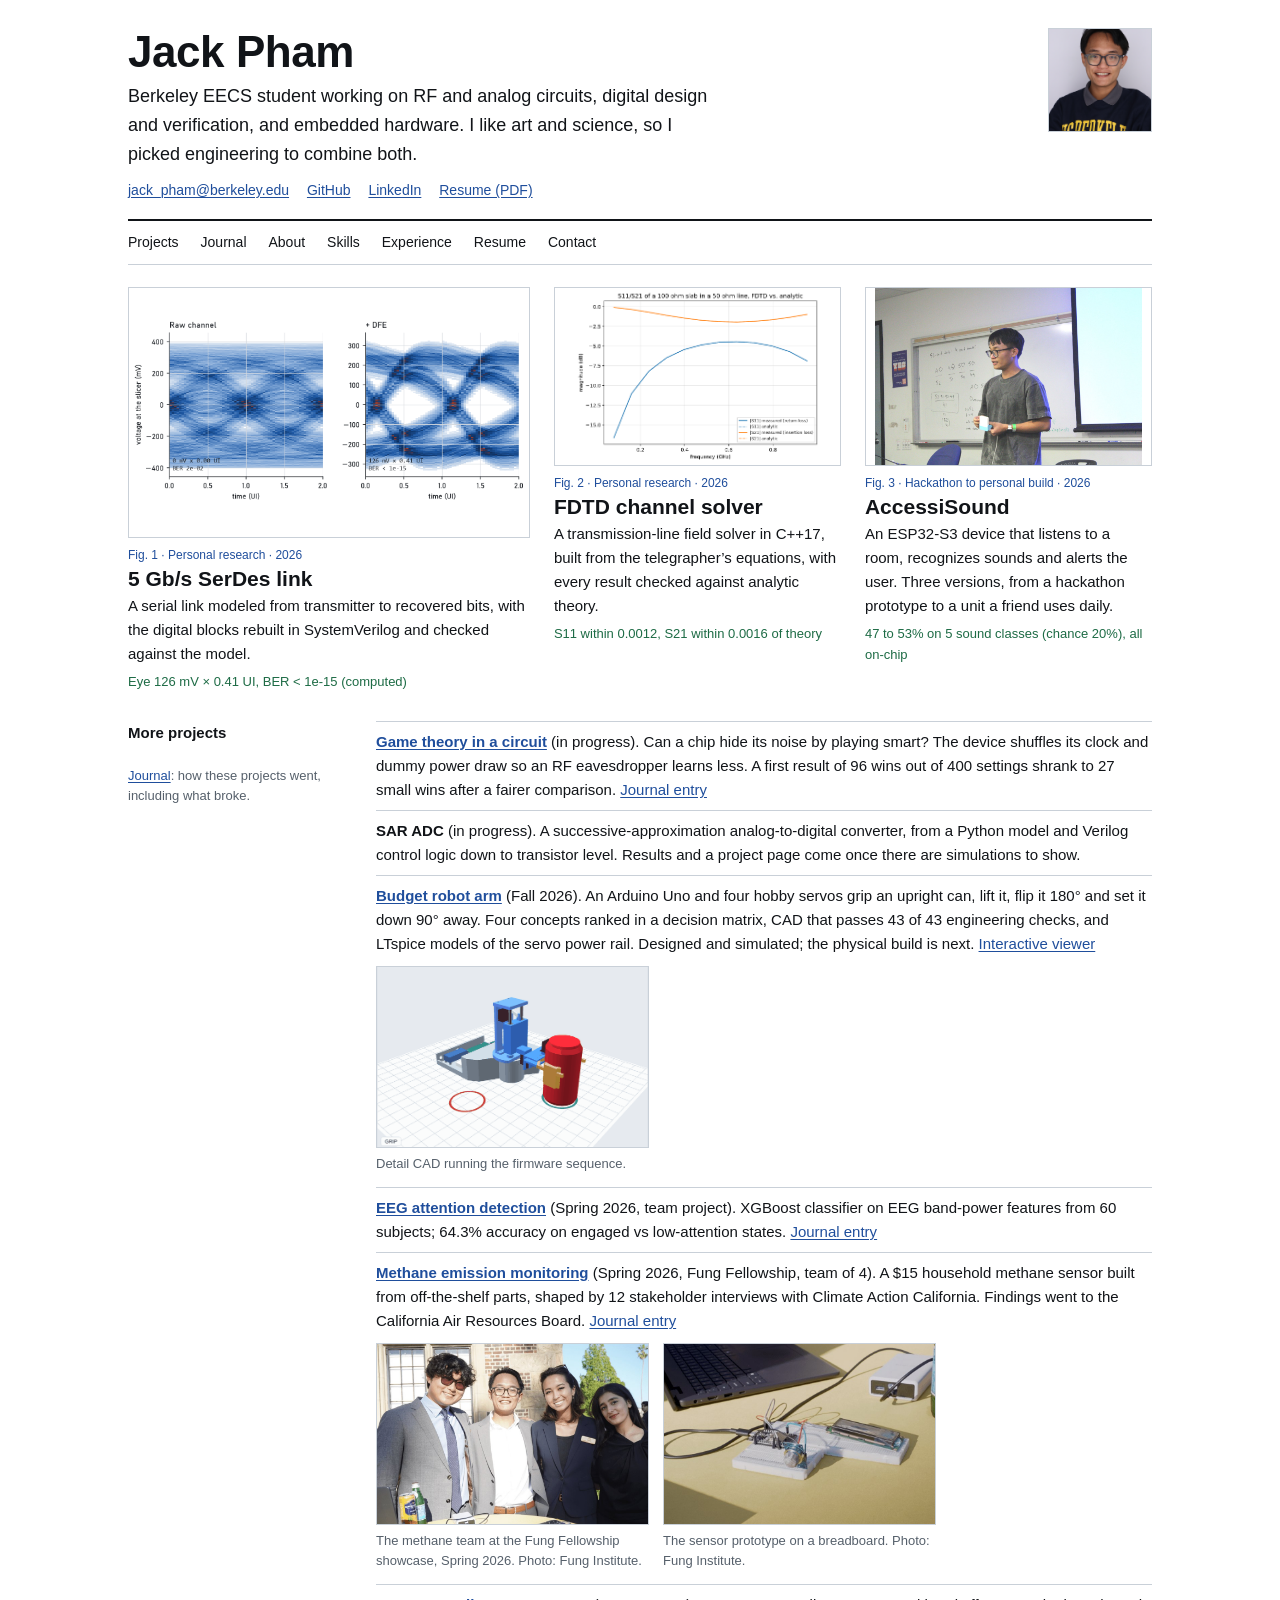
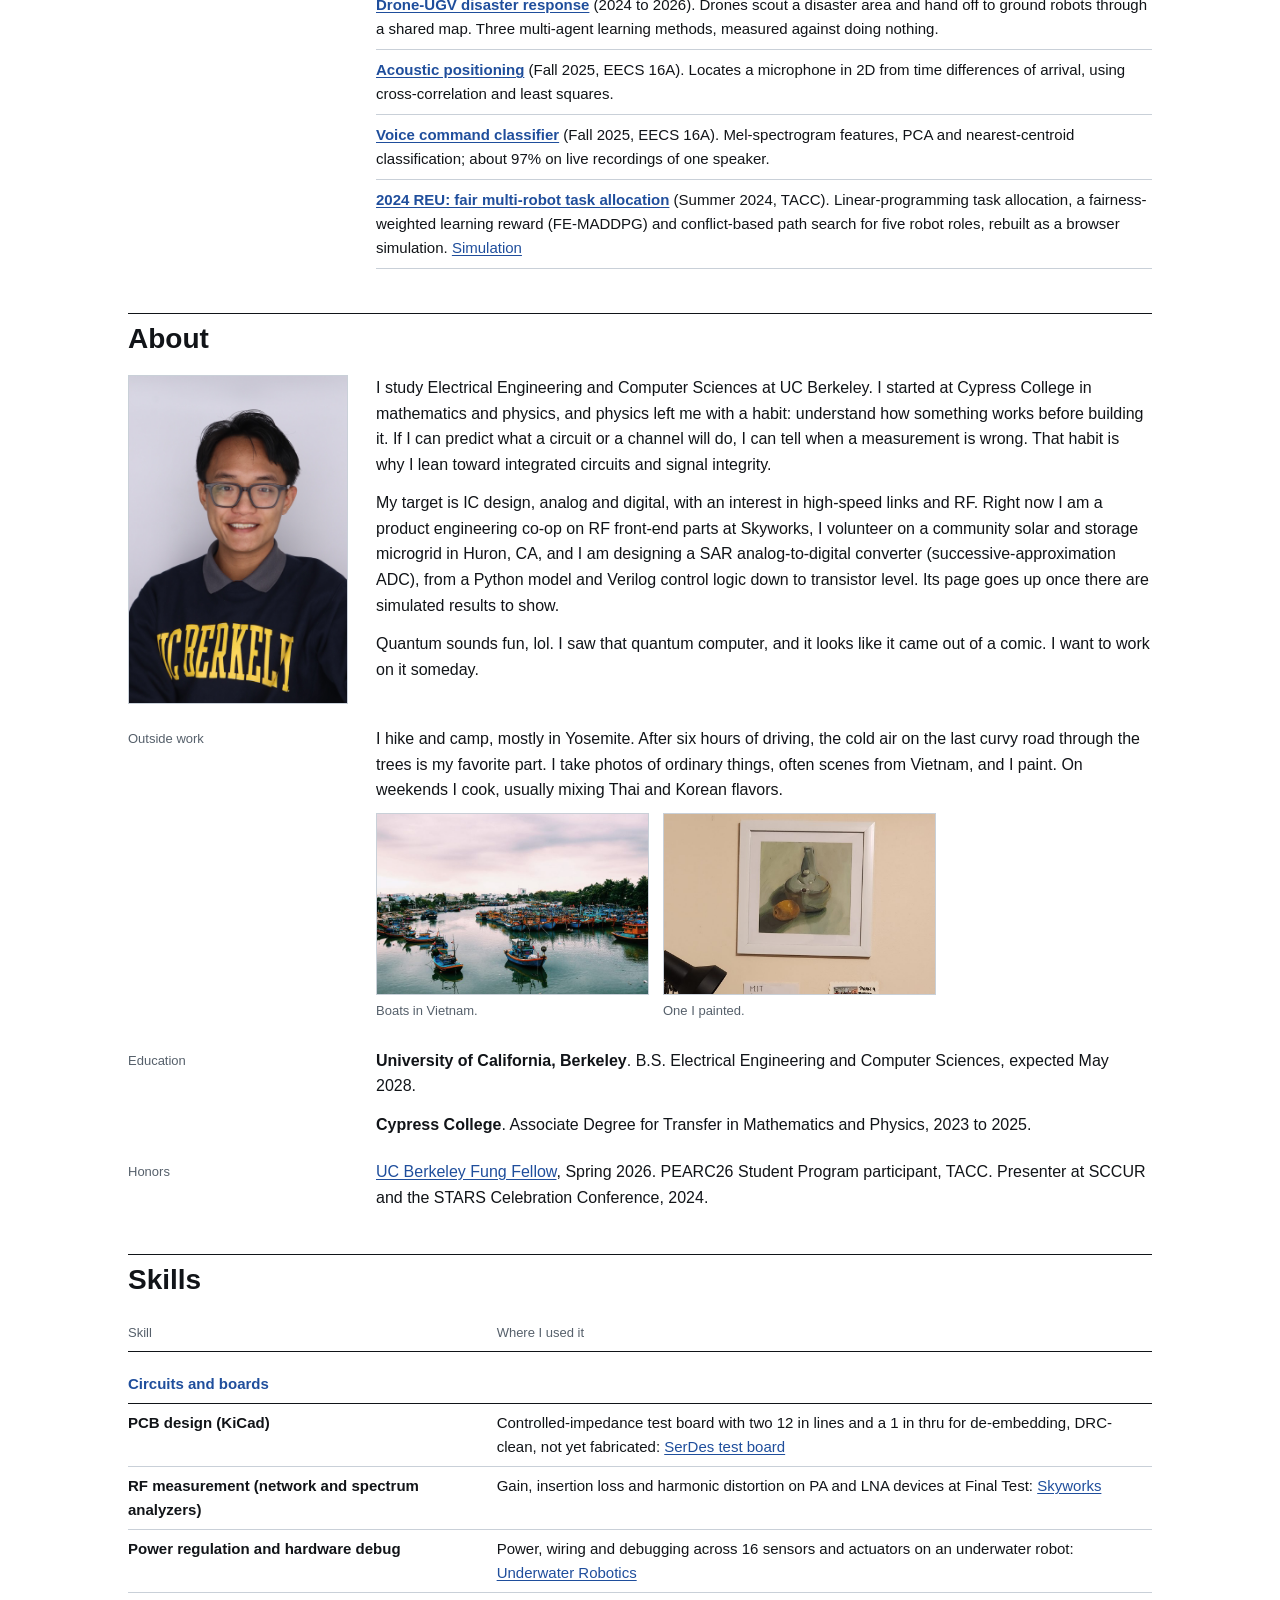
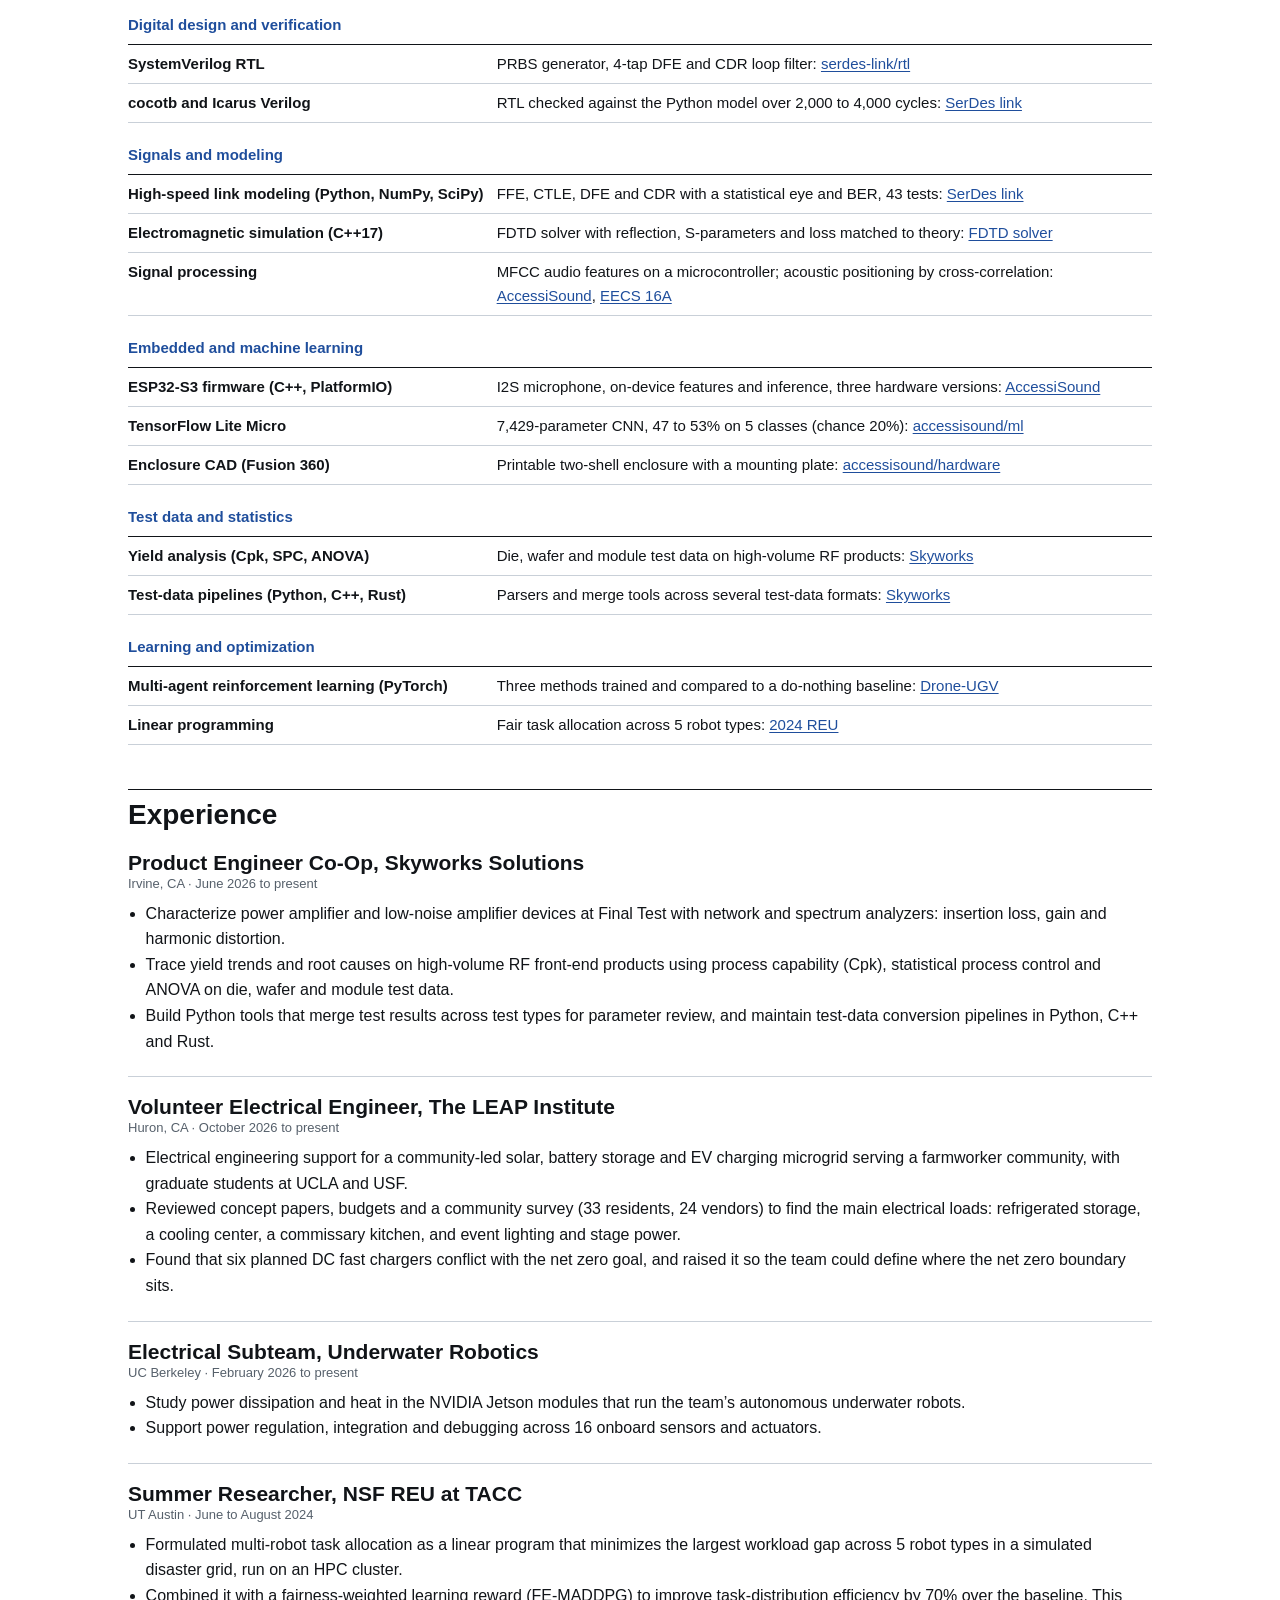
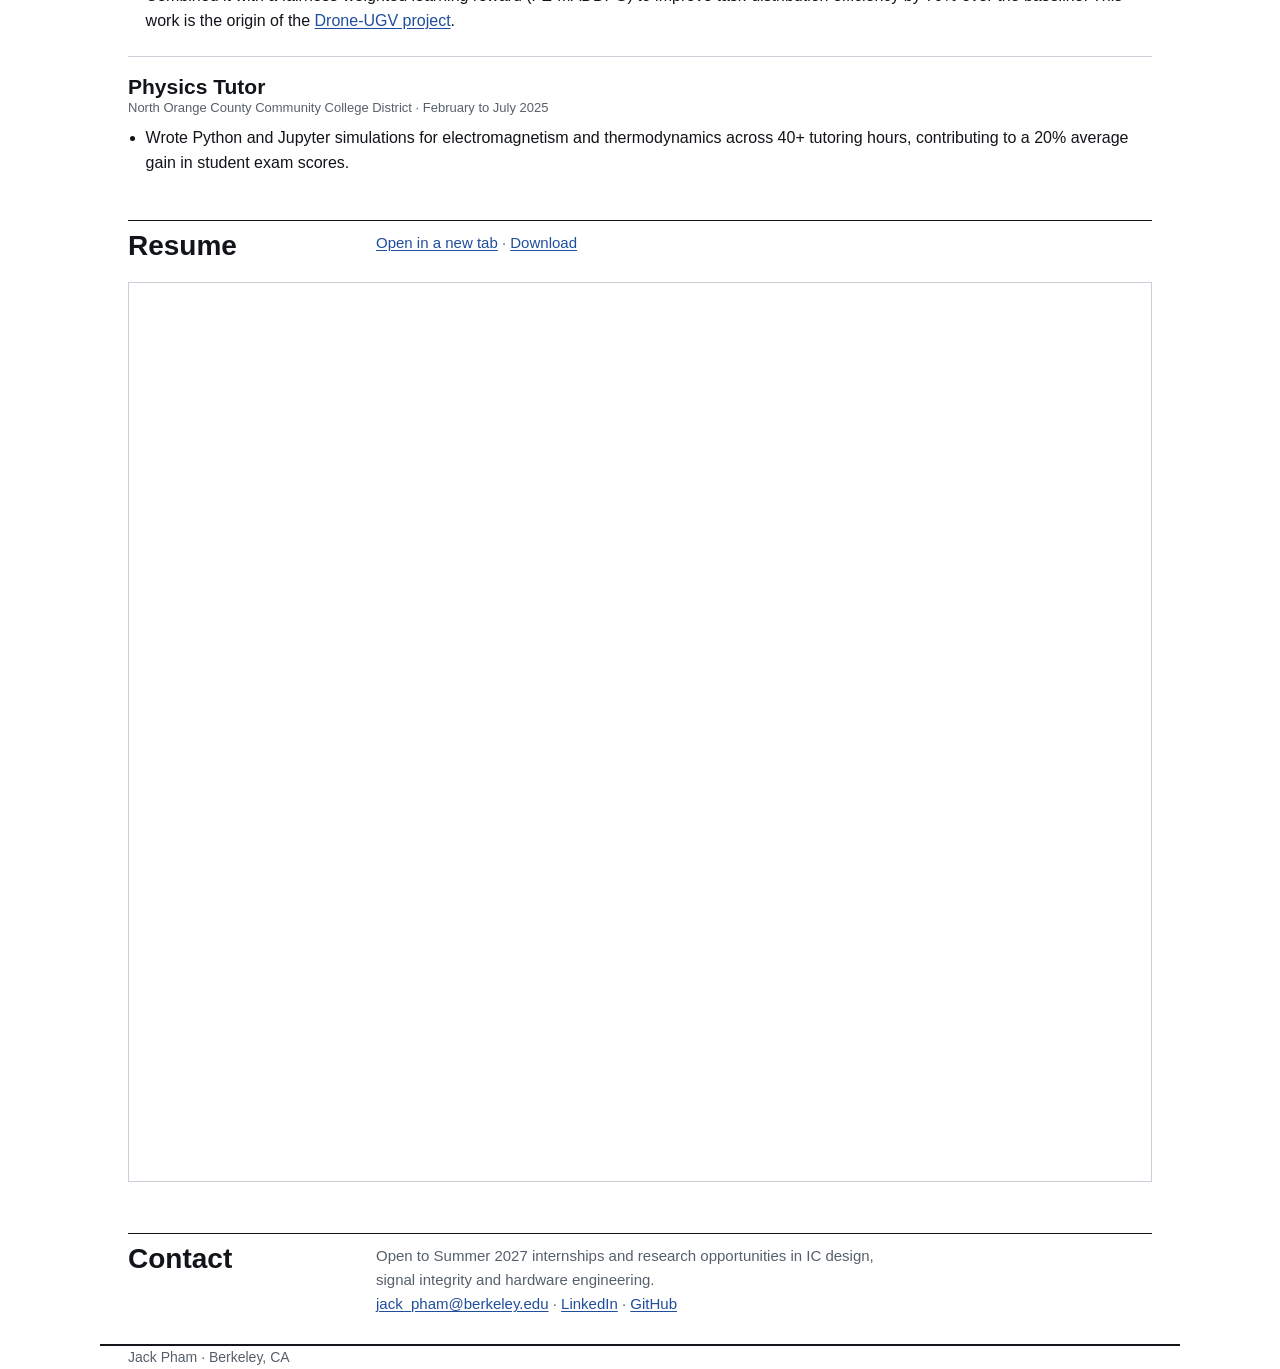
<file: index.html>
<!DOCTYPE html>
<html lang="en">
<head>
  <meta charset="UTF-8">
  <meta name="viewport" content="width=device-width, initial-scale=1">
  <title>Jack Pham: Electrical Engineering Portfolio</title>
  <meta name="description" content="Jack Pham, EECS student at UC Berkeley. Serial links, channel modeling, embedded hardware.">
  <link rel="stylesheet" href="style.css">
</head>
<body>

<header class="wrap">
  <div class="title-block">
    <div>
      <h1>Jack Pham</h1>
      <p class="tagline">Berkeley EECS student working on RF and analog circuits, digital design and verification, and embedded hardware. I like art and science, so I picked engineering to combine both.</p>
      <p class="links">
        <a href="mailto:jack_pham@berkeley.edu">jack_pham@berkeley.edu</a>
        <a href="https://github.com/jackpham-rgb" target="_blank" rel="noopener">GitHub</a>
        <a href="https://www.linkedin.com/in/jackpham1611/" target="_blank" rel="noopener">LinkedIn</a>
        <a href="assets/JackPham-Resume-IC-Circuits.pdf" download>Resume (PDF)</a>
      </p>
    </div>
    <img src="assets/img/ava-1.jpg" alt="Jack Pham">
  </div>
  <nav class="top">
    <a href="#projects">Projects</a>
    <a href="journal.html">Journal</a>
    <a href="#about">About</a>
    <a href="#skills">Skills</a>
    <a href="#experience">Experience</a>
    <a href="#resume">Resume</a>
    <a href="#contact">Contact</a>
  </nav>
</header>

<main class="wrap">

  <!-- Projects first: three featured cards, then the rest -->
  <section id="projects" style="padding-top:22px">
    <div class="featured" id="featured"></div>

    <div class="more">
      <div class="mono muted"><b class="more-h">More projects</b><br><br><a href="journal.html">Journal</a>: how these projects went, including what broke.</div>
      <ul id="more">
        <li><b><a href="https://github.com/jackpham-rgb/rf-mixed-signal-security-game" target="_blank" rel="noopener">Game theory in a circuit</a></b> (in progress). Can a chip hide its noise by playing smart? The device shuffles its clock and dummy power draw so an RF eavesdropper learns less. A first result of 96 wins out of 400 settings shrank to 27 small wins after a fairer comparison. <a href="journal.html#game-theory-in-ee">Journal entry</a></li>
        <li><b>SAR ADC</b> (in progress). A successive-approximation analog-to-digital converter, from a Python model and Verilog control logic down to transistor level. Results and a project page come once there are simulations to show.</li>
        <li><b><a href="https://github.com/jackpham-rgb/MEproject2026F" target="_blank" rel="noopener">Budget robot arm</a></b> (Fall 2026). An Arduino Uno and four hobby servos grip an upright can, lift it, flip it 180° and set it down 90° away. Four concepts ranked in a decision matrix, CAD that passes 43 of 43 engineering checks, and LTspice models of the servo power rail. Designed and simulated; the physical build is next. <a href="https://jackpham-rgb.github.io/MEproject2026F/" target="_blank" rel="noopener">Interactive viewer</a>
          <div class="thumbs"><figure><img src="assets/img/projects/robot-arm-cad.gif" alt="Animated CAD of the robot arm" loading="lazy"><figcaption>Detail CAD running the firmware sequence.</figcaption></figure></div>
        </li>
        <li><b><a href="https://github.com/andersvestrum/eeg-attention-analysis" target="_blank" rel="noopener">EEG attention detection</a></b> (Spring 2026, team project). XGBoost classifier on EEG band-power features from 60 subjects; 64.3% accuracy on engaged vs low-attention states. <a href="journal.html#garbage-in">Journal entry</a></li>
        <li><b><a href="https://funginstitute.berkeley.edu/news/the-invisible-methane-crisis-and-what-fung-fellows-are-doing-about-it/" target="_blank" rel="noopener">Methane emission monitoring</a></b> (Spring 2026, Fung Fellowship, team of 4). A $15 household methane sensor built from off-the-shelf parts, shaped by 12 stakeholder interviews with Climate Action California. Findings went to the California Air Resources Board. <a href="journal.html#interviews-before-hardware">Journal entry</a>
          <div class="thumbs">
            <figure><img src="assets/img/projects/methane-team.jpg" alt="Fung Fellowship methane team" loading="lazy"><figcaption>The methane team at the Fung Fellowship showcase, Spring 2026. Photo: Fung Institute.</figcaption></figure>
            <figure><img src="assets/img/projects/methane-prototype.jpg" alt="Methane sensor prototype on a breadboard" loading="lazy"><figcaption>The sensor prototype on a breadboard. Photo: Fung Institute.</figcaption></figure>
          </div>
        </li>
        <li><b><a href="project.html?p=drone-ugv">Drone-UGV disaster response</a></b> (2024 to 2026). Drones scout a disaster area and hand off to ground robots through a shared map. Three multi-agent learning methods, measured against doing nothing.</li>
        <li><b><a href="journal.html#signals-as-vectors">Acoustic positioning</a></b> (Fall 2025, EECS 16A). Locates a microphone in 2D from time differences of arrival, using cross-correlation and least squares.</li>
        <li><b><a href="journal.html#signals-as-vectors">Voice command classifier</a></b> (Fall 2025, EECS 16A). Mel-spectrogram features, PCA and nearest-centroid classification; about 97% on live recordings of one speaker.</li>
        <li><b><a href="https://github.com/jackpham-rgb/area-disaster-response" target="_blank" rel="noopener">2024 REU: fair multi-robot task allocation</a></b> (Summer 2024, TACC). Linear-programming task allocation, a fairness-weighted learning reward (FE-MADDPG) and conflict-based path search for five robot roles, rebuilt as a browser simulation. <a href="https://jackpham-rgb.github.io/area-disaster-response/simulation_v2.html" target="_blank" rel="noopener">Simulation</a></li>
      </ul>
    </div>
  </section>

  <section id="about">
    <div class="sec-head"><h2>About</h2><p></p></div>
    <div class="row">
      <div><img class="about-photo" src="assets/img/ava-1.jpg" alt="Jack Pham"></div>
      <div>
        <p>I study Electrical Engineering and Computer Sciences at UC Berkeley. I started at Cypress College in mathematics and physics, and physics left me with a habit: understand how something works before building it. If I can predict what a circuit or a channel will do, I can tell when a measurement is wrong. That habit is why I lean toward integrated circuits and signal integrity.</p>
        <p>My target is IC design, analog and digital, with an interest in high-speed links and RF. Right now I am a product engineering co-op on RF front-end parts at Skyworks, I volunteer on a community solar and storage microgrid in Huron, CA, and I am designing a SAR analog-to-digital converter (successive-approximation ADC), from a Python model and Verilog control logic down to transistor level. Its page goes up once there are simulated results to show.</p>
        <p>Quantum sounds fun, lol. I saw that quantum computer, and it looks like it came out of a comic. I want to work on it someday.</p>
      </div>
    </div>
    <div class="row">
      <div class="k">Outside work</div>
      <div>
        <p>I hike and camp, mostly in Yosemite. After six hours of driving, the cold air on the last curvy road through the trees is my favorite part. I take photos of ordinary things, often scenes from Vietnam, and I paint. On weekends I cook, usually mixing Thai and Korean flavors.</p>
        <div class="thumbs">
          <figure><img src="assets/img/life/boat1.jpg" alt="Boats in Vietnam" loading="lazy"><figcaption>Boats in Vietnam.</figcaption></figure>
          <figure><img src="assets/img/life/painted_this_myself.jpg" alt="A painting by Jack" loading="lazy"><figcaption>One I painted.</figcaption></figure>
        </div>
      </div>
    </div>
    <div class="row">
      <div class="k">Education</div>
      <div>
        <p><b>University of California, Berkeley</b>. B.S. Electrical Engineering and Computer Sciences, expected May 2028.</p>
        <p><b>Cypress College</b>. Associate Degree for Transfer in Mathematics and Physics, 2023 to 2025.</p>
      </div>
    </div>
    <div class="row">
      <div class="k">Honors</div>
      <div>
        <p><a href="https://funginstitute.berkeley.edu/news/the-invisible-methane-crisis-and-what-fung-fellows-are-doing-about-it/" target="_blank" rel="noopener">UC Berkeley Fung Fellow</a>, Spring 2026. PEARC26 Student Program participant, TACC. Presenter at SCCUR and the STARS Celebration Conference, 2024.</p>
      </div>
    </div>
  </section>

  <section id="skills">
    <div class="sec-head"><h2>Skills</h2><p></p></div>
    <table class="skills">
      <thead><tr><th>Skill</th><th>Where I used it</th></tr></thead>
      <tbody>
        <tr class="grp"><th colspan="2">Circuits and boards</th></tr>
        <tr><td>PCB design (KiCad)</td><td>Controlled-impedance test board with two 12 in lines and a 1 in thru for de-embedding, DRC-clean, not yet fabricated: <a href="https://github.com/jackpham-rgb/serdes-link/tree/main/pcb" target="_blank" rel="noopener">SerDes test board</a></td></tr>
        <tr><td>RF measurement (network and spectrum analyzers)</td><td>Gain, insertion loss and harmonic distortion on PA and LNA devices at Final Test: <a href="#skyworks">Skyworks</a></td></tr>
        <tr><td>Power regulation and hardware debug</td><td>Power, wiring and debugging across 16 sensors and actuators on an underwater robot: <a href="#underwater">Underwater Robotics</a></td></tr>
      </tbody>
      <tbody>
        <tr class="grp"><th colspan="2">Digital design and verification</th></tr>
        <tr><td>SystemVerilog RTL</td><td>PRBS generator, 4-tap DFE and CDR loop filter: <a href="https://github.com/jackpham-rgb/serdes-link/tree/main/rtl" target="_blank" rel="noopener">serdes-link/rtl</a></td></tr>
        <tr><td>cocotb and Icarus Verilog</td><td>RTL checked against the Python model over 2,000 to 4,000 cycles: <a href="project.html?p=serdes-link">SerDes link</a></td></tr>
      </tbody>
      <tbody>
        <tr class="grp"><th colspan="2">Signals and modeling</th></tr>
        <tr><td>High-speed link modeling (Python, NumPy, SciPy)</td><td>FFE, CTLE, DFE and CDR with a statistical eye and BER, 43 tests: <a href="project.html?p=serdes-link">SerDes link</a></td></tr>
        <tr><td>Electromagnetic simulation (C++17)</td><td>FDTD solver with reflection, S-parameters and loss matched to theory: <a href="project.html?p=fdtd-channel">FDTD solver</a></td></tr>
        <tr><td>Signal processing</td><td>MFCC audio features on a microcontroller; acoustic positioning by cross-correlation: <a href="project.html?p=accessisound">AccessiSound</a>, <a href="journal.html#signals-as-vectors">EECS 16A</a></td></tr>
      </tbody>
      <tbody>
        <tr class="grp"><th colspan="2">Embedded and machine learning</th></tr>
        <tr><td>ESP32-S3 firmware (C++, PlatformIO)</td><td>I2S microphone, on-device features and inference, three hardware versions: <a href="project.html?p=accessisound">AccessiSound</a></td></tr>
        <tr><td>TensorFlow Lite Micro</td><td>7,429-parameter CNN, 47 to 53% on 5 classes (chance 20%): <a href="https://github.com/jackpham-rgb/accessisound-esp32s3/tree/main/ml" target="_blank" rel="noopener">accessisound/ml</a></td></tr>
        <tr><td>Enclosure CAD (Fusion 360)</td><td>Printable two-shell enclosure with a mounting plate: <a href="https://github.com/jackpham-rgb/accessisound-esp32s3/tree/main/hardware/v2" target="_blank" rel="noopener">accessisound/hardware</a></td></tr>
      </tbody>
      <tbody>
        <tr class="grp"><th colspan="2">Test data and statistics</th></tr>
        <tr><td>Yield analysis (Cpk, SPC, ANOVA)</td><td>Die, wafer and module test data on high-volume RF products: <a href="#skyworks">Skyworks</a></td></tr>
        <tr><td>Test-data pipelines (Python, C++, Rust)</td><td>Parsers and merge tools across several test-data formats: <a href="#skyworks">Skyworks</a></td></tr>
      </tbody>
      <tbody>
        <tr class="grp"><th colspan="2">Learning and optimization</th></tr>
        <tr><td>Multi-agent reinforcement learning (PyTorch)</td><td>Three methods trained and compared to a do-nothing baseline: <a href="project.html?p=drone-ugv">Drone-UGV</a></td></tr>
        <tr><td>Linear programming</td><td>Fair task allocation across 5 robot types: <a href="https://github.com/jackpham-rgb/area-disaster-response" target="_blank" rel="noopener">2024 REU</a></td></tr>
      </tbody>
    </table>
  </section>

  <section id="experience">
    <div class="sec-head"><h2>Experience</h2><p></p></div>

    <div class="job" id="skyworks">
      <h3>Product Engineer Co-Op, Skyworks Solutions</h3>
      <p class="meta">Irvine, CA · June 2026 to present</p>
      <ul>
        <li>Characterize power amplifier and low-noise amplifier devices at Final Test with network and spectrum analyzers: insertion loss, gain and harmonic distortion.</li>
        <li>Trace yield trends and root causes on high-volume RF front-end products using process capability (Cpk), statistical process control and ANOVA on die, wafer and module test data.</li>
        <li>Build Python tools that merge test results across test types for parameter review, and maintain test-data conversion pipelines in Python, C++ and Rust.</li>
      </ul>
    </div>

    <div class="job" id="leap">
      <h3>Volunteer Electrical Engineer, The LEAP Institute</h3>
      <p class="meta">Huron, CA · October 2026 to present</p>
      <ul>
        <li>Electrical engineering support for a community-led solar, battery storage and EV charging microgrid serving a farmworker community, with graduate students at UCLA and USF.</li>
        <li>Reviewed concept papers, budgets and a community survey (33 residents, 24 vendors) to find the main electrical loads: refrigerated storage, a cooling center, a commissary kitchen, and event lighting and stage power.</li>
        <li>Found that six planned DC fast chargers conflict with the net zero goal, and raised it so the team could define where the net zero boundary sits.</li>
      </ul>
    </div>

    <div class="job" id="underwater">
      <h3>Electrical Subteam, Underwater Robotics</h3>
      <p class="meta">UC Berkeley · February 2026 to present</p>
      <ul>
        <li>Study power dissipation and heat in the NVIDIA Jetson modules that run the team’s autonomous underwater robots.</li>
        <li>Support power regulation, integration and debugging across 16 onboard sensors and actuators.</li>
      </ul>
    </div>

    <div class="job" id="reu">
      <h3>Summer Researcher, NSF REU at TACC</h3>
      <p class="meta">UT Austin · June to August 2024</p>
      <ul>
        <li>Formulated multi-robot task allocation as a linear program that minimizes the largest workload gap across 5 robot types in a simulated disaster grid, run on an HPC cluster.</li>
        <li>Combined it with a fairness-weighted learning reward (FE-MADDPG) to improve task-distribution efficiency by 70% over the baseline. This work is the origin of the <a href="project.html?p=drone-ugv">Drone-UGV project</a>.</li>
      </ul>
    </div>

    <div class="job" id="tutor">
      <h3>Physics Tutor</h3>
      <p class="meta">North Orange County Community College District · February to July 2025</p>
      <ul>
        <li>Wrote Python and Jupyter simulations for electromagnetism and thermodynamics across 40+ tutoring hours, contributing to a 20% average gain in student exam scores.</li>
      </ul>
    </div>
  </section>

  <section id="resume">
    <div class="sec-head"><h2>Resume</h2><p><a href="assets/JackPham-Resume-IC-Circuits.pdf" target="_blank" rel="noopener">Open in a new tab</a> · <a href="assets/JackPham-Resume-IC-Circuits.pdf" download>Download</a></p></div>
    <iframe class="resume-frame" src="assets/JackPham-Resume-IC-Circuits.pdf" title="Jack Pham resume"></iframe>
  </section>

  <section id="contact">
    <div class="sec-head"><h2>Contact</h2>
      <p>Open to Summer 2027 internships and research opportunities in IC design, signal integrity and hardware engineering.<br>
        <a href="mailto:jack_pham@berkeley.edu">jack_pham@berkeley.edu</a> · <a href="https://www.linkedin.com/in/jackpham1611/" target="_blank" rel="noopener">LinkedIn</a> · <a href="https://github.com/jackpham-rgb" target="_blank" rel="noopener">GitHub</a></p>
    </div>
  </section>

</main>

<footer class="wrap">
  <span class="muted">Jack Pham · Berkeley, CA</span>
</footer>

<script src="projects.js"></script>
<script>
  const box = document.getElementById('featured');
  FEATURED.forEach((id, i) => {
    const p = PROJECTS.find(x => x.id === id);
    const a = document.createElement('a');
    a.className = 'card';
    a.href = 'project.html?p=' + p.id;
    a.innerHTML = `
      <div class="fig"><img src="${p.card}" alt="${p.title}"></div>
      <span class="label">Fig. ${i + 1} · ${p.kind} · ${p.year}</span>
      <h3>${p.title}</h3>
      <p>${p.line}</p>
      <span class="res">${p.headline}</span>`;
    box.appendChild(a);
  });
</script>
</body>
</html>
</file>
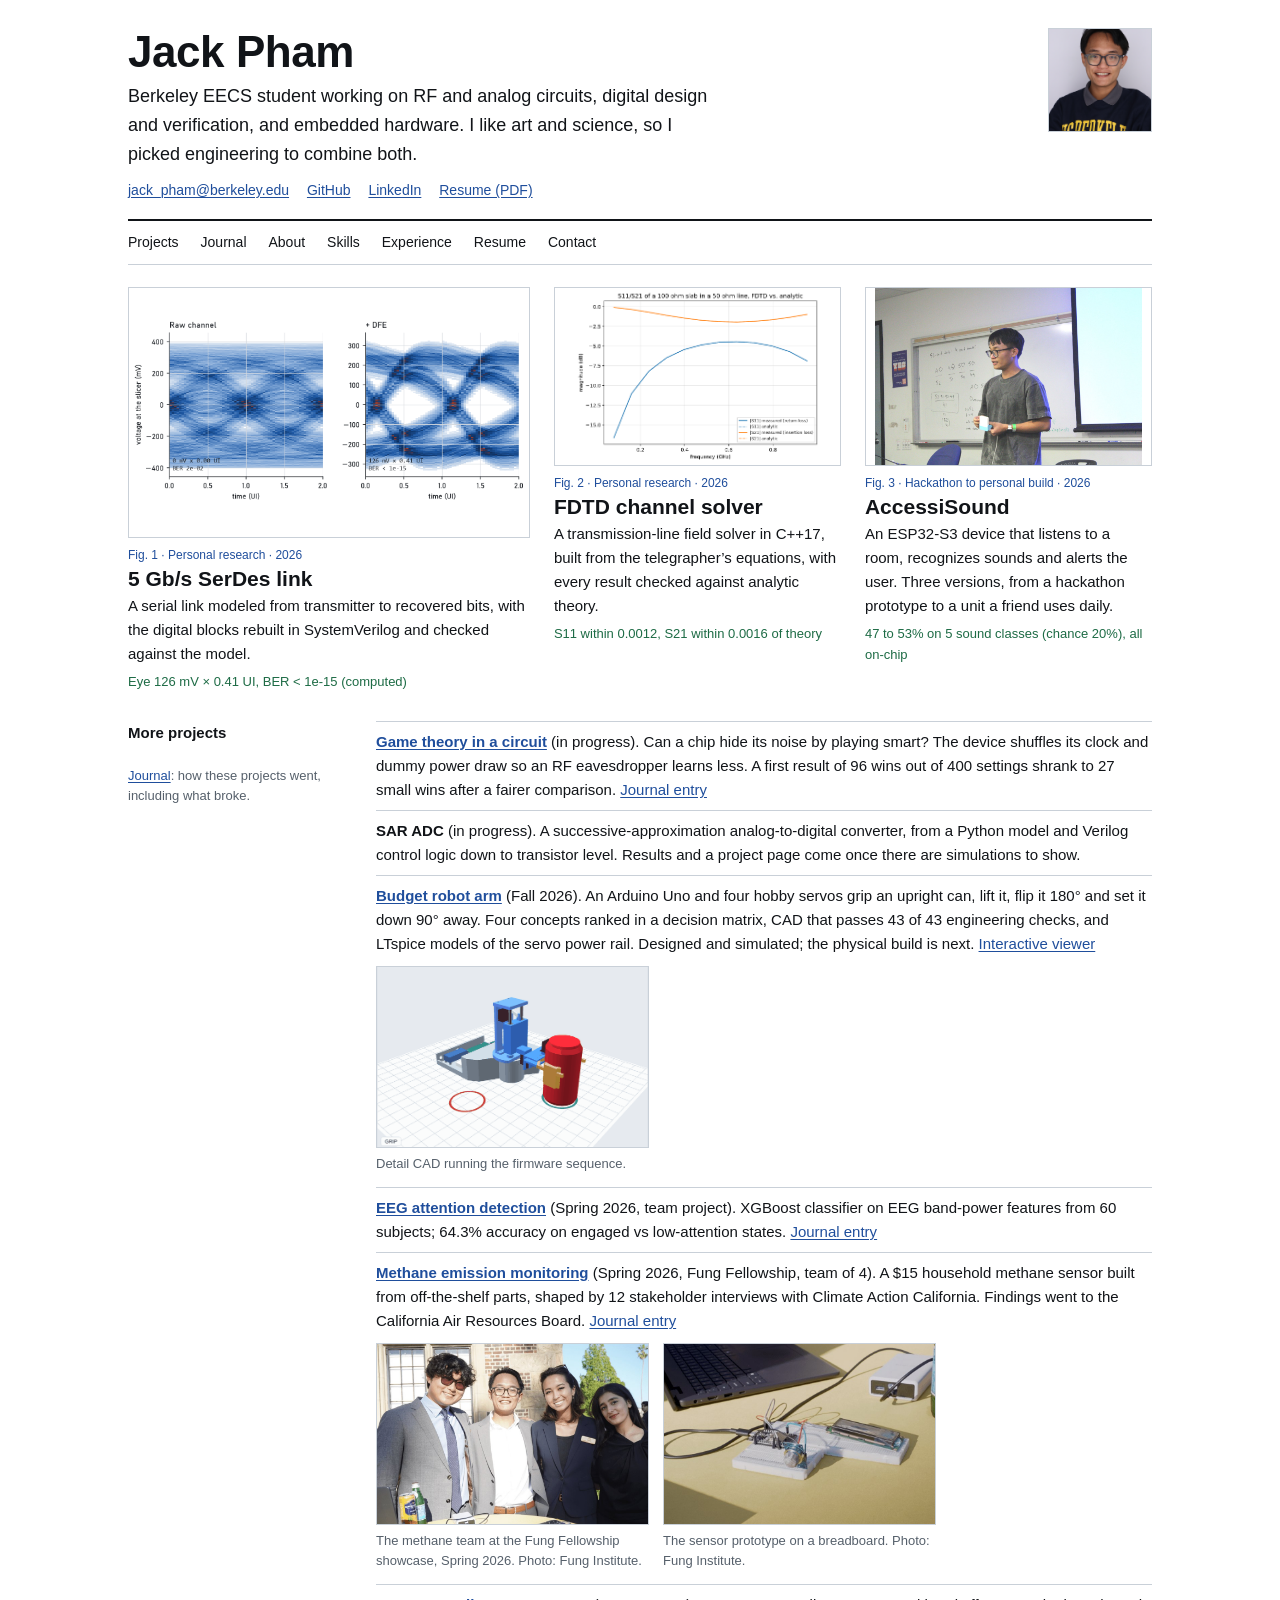
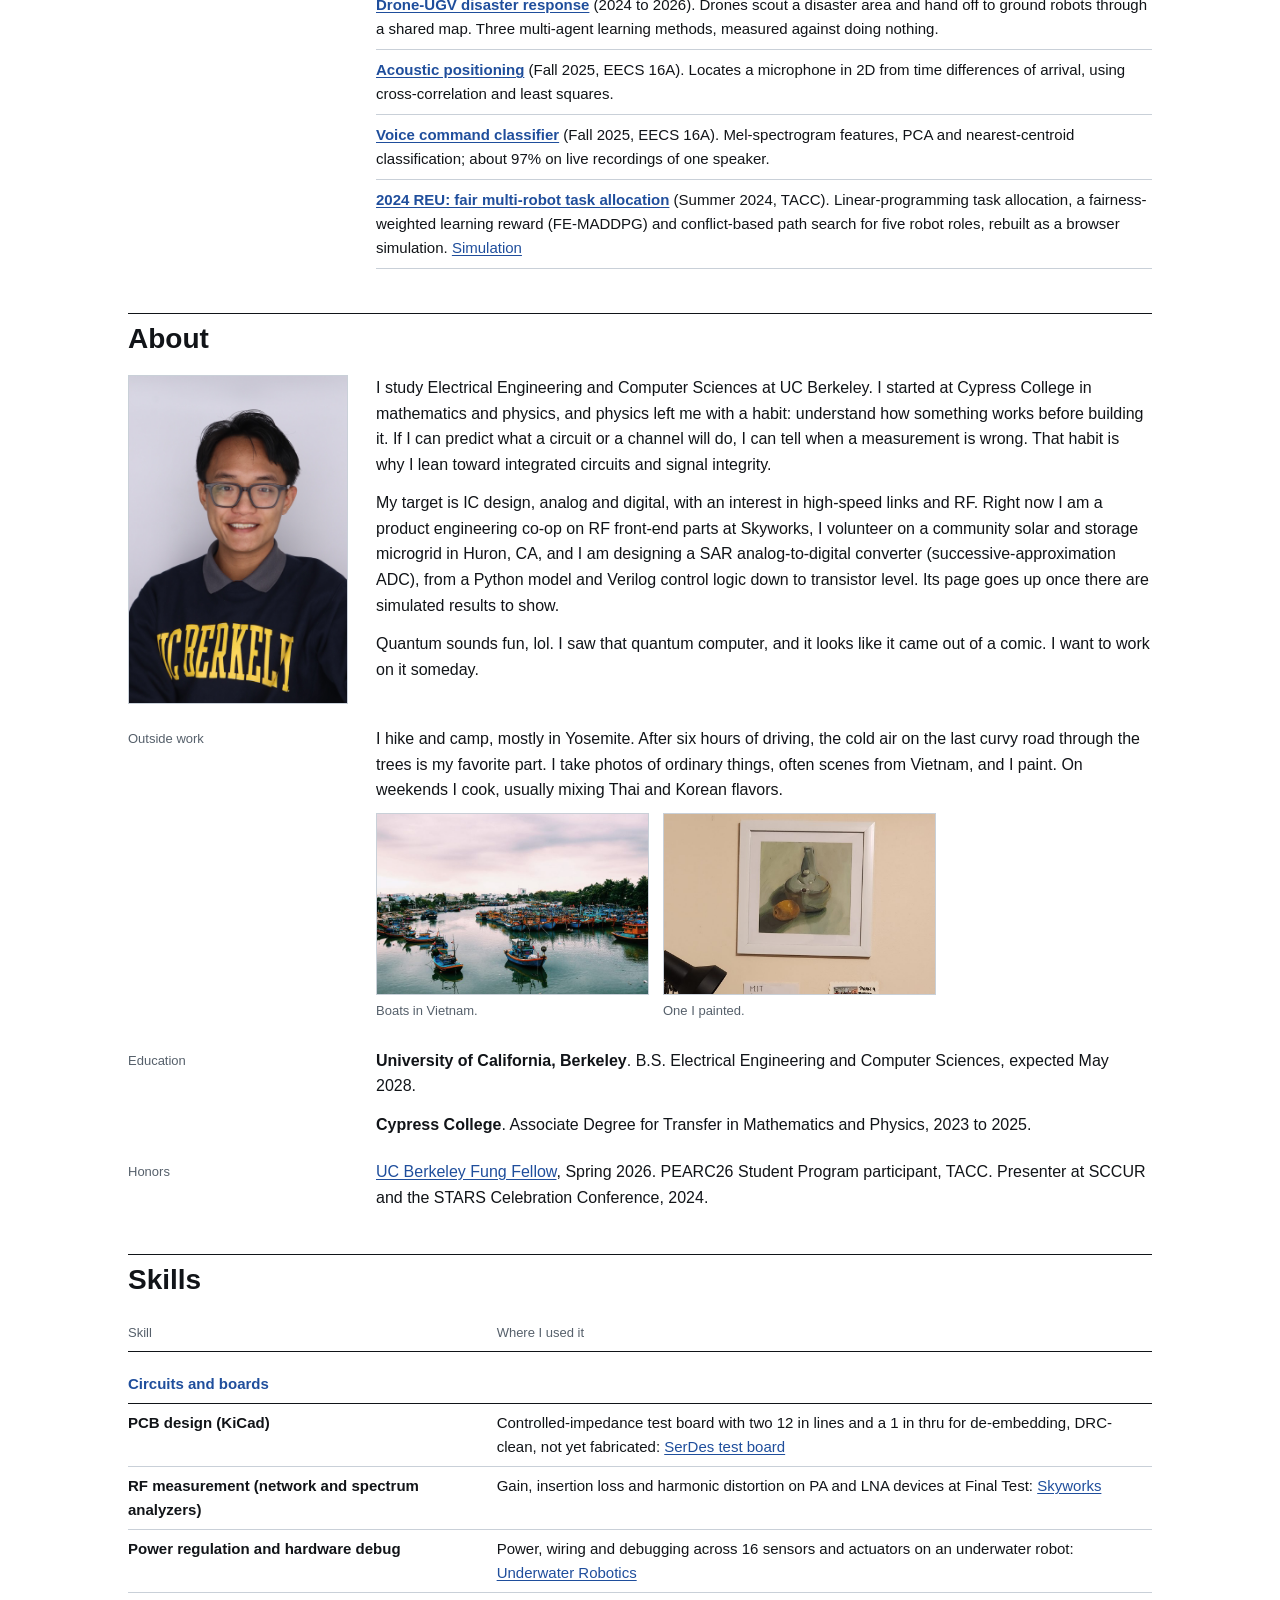
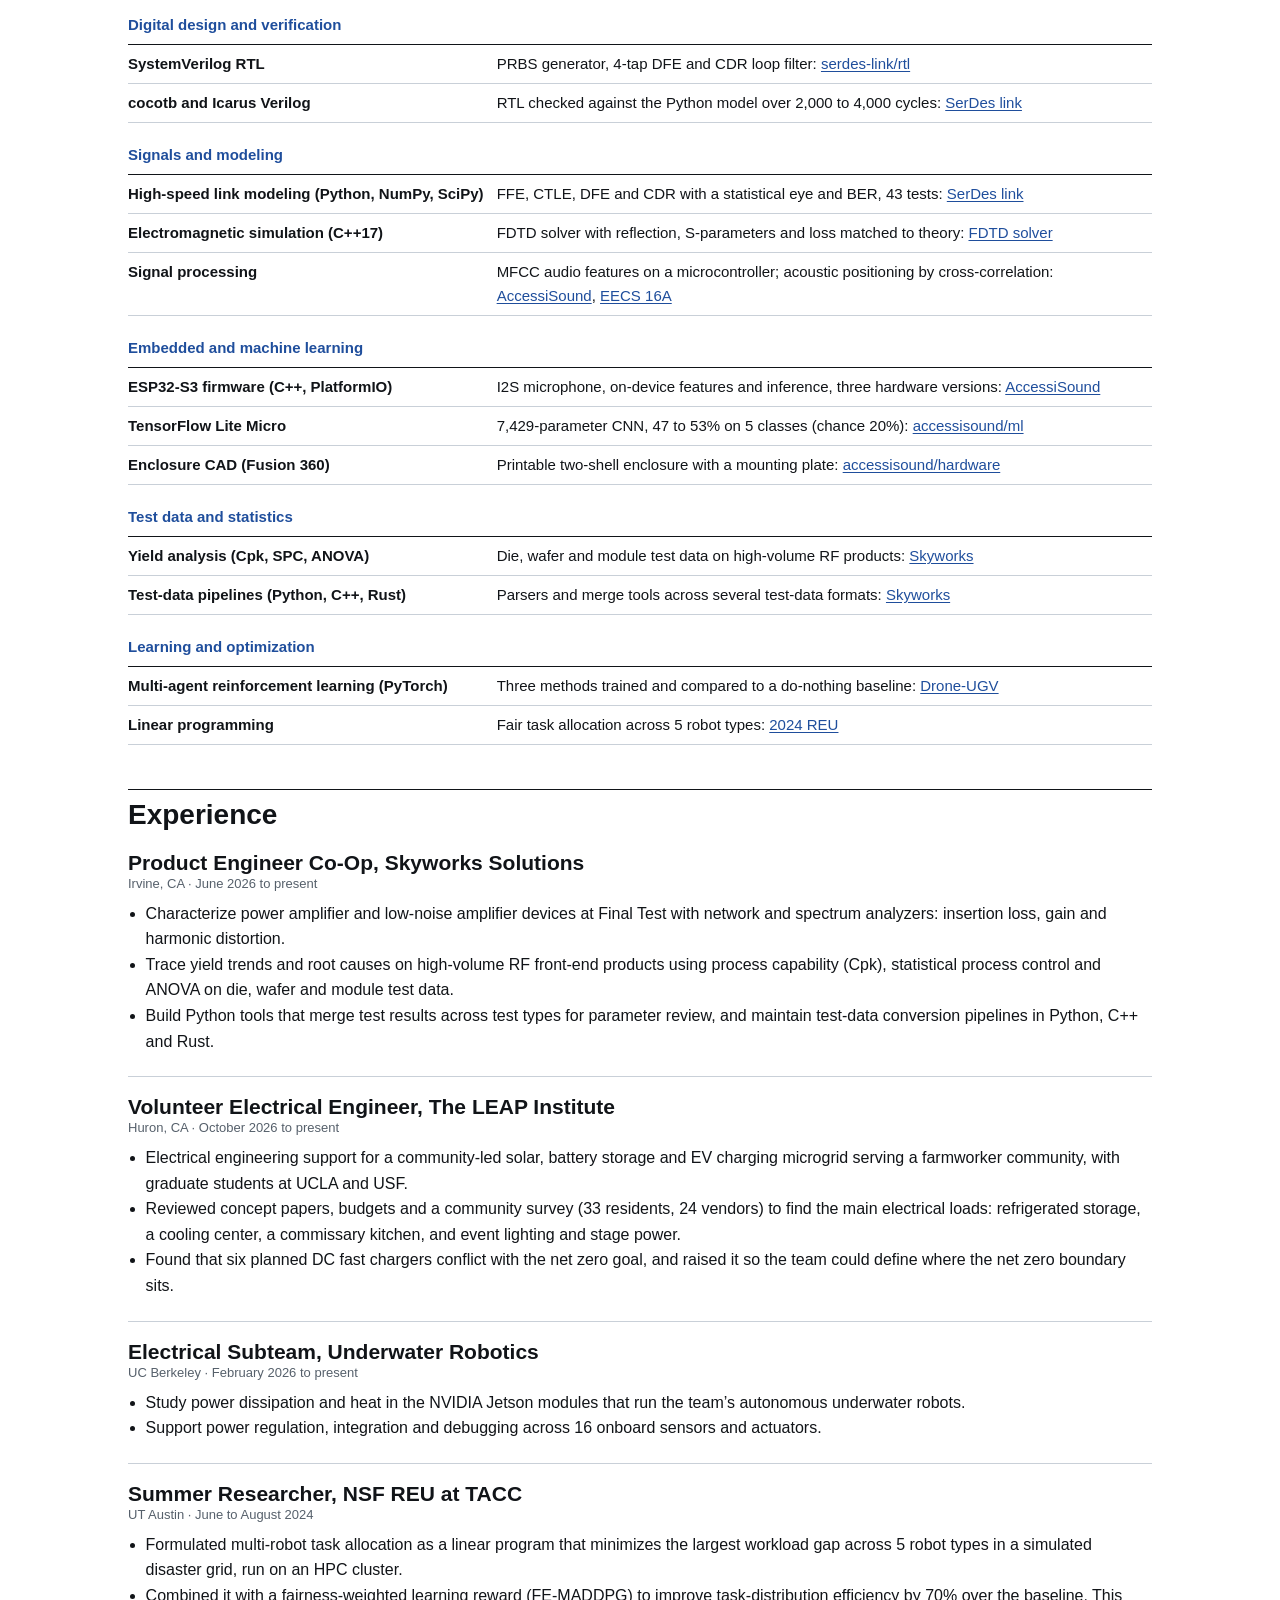
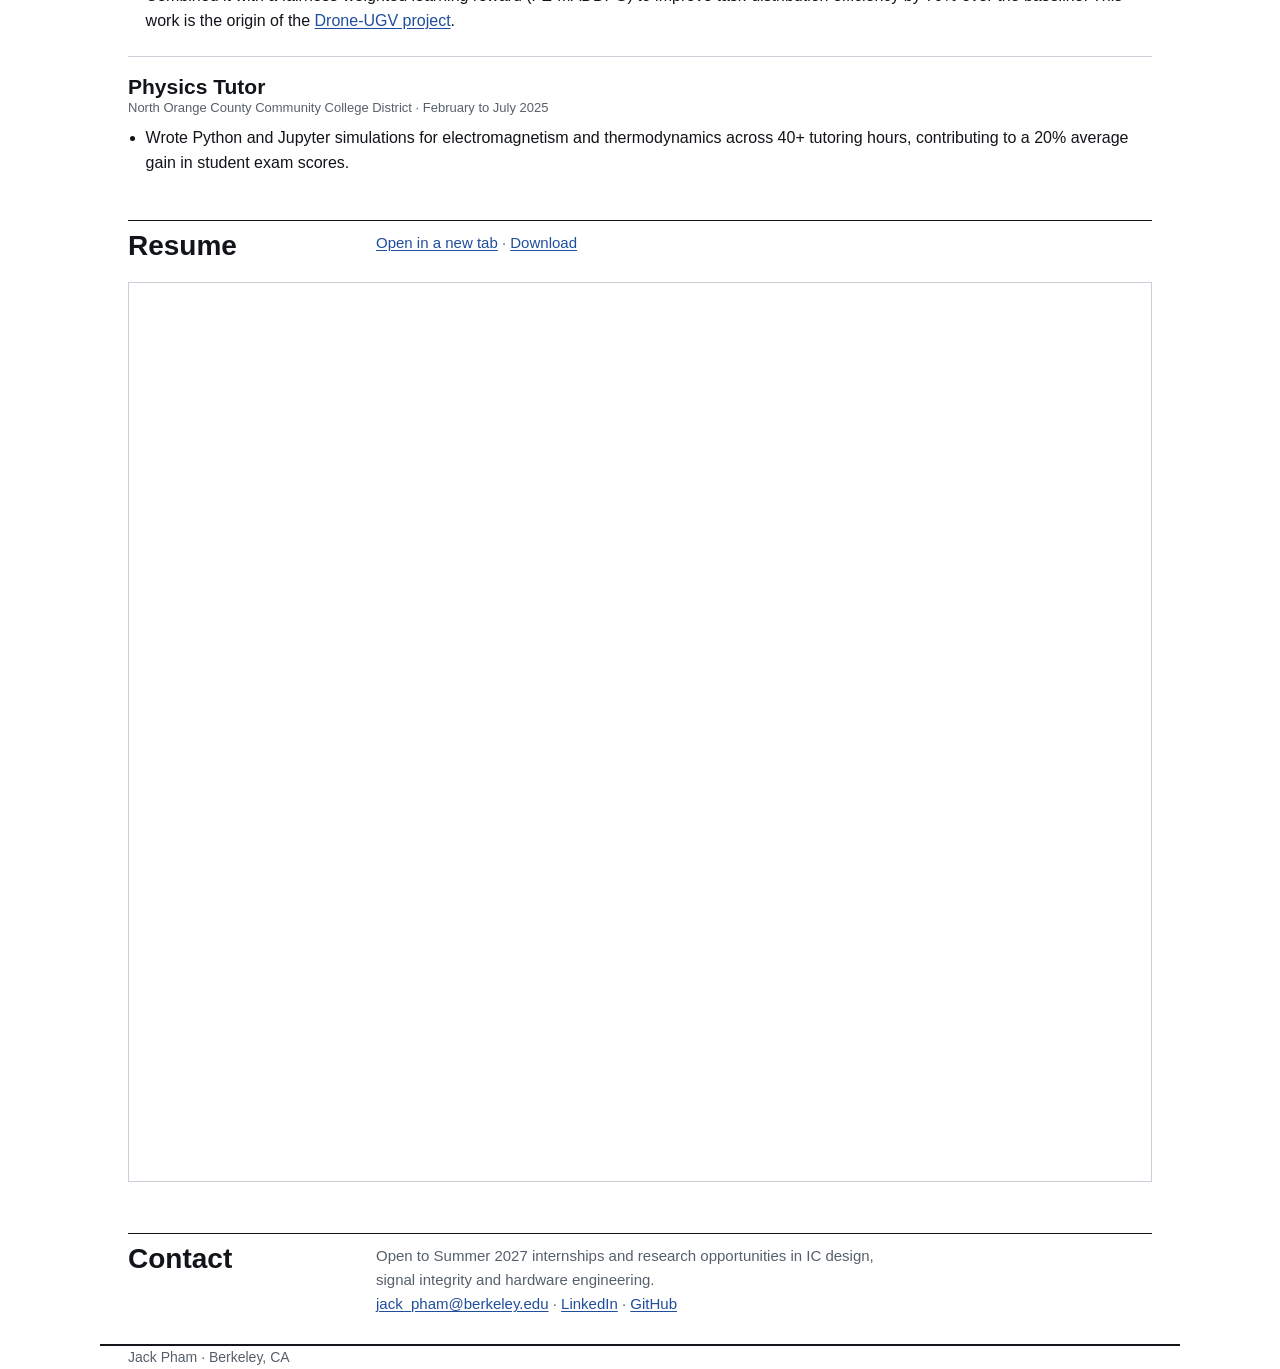
<file: v2/index.html>
<!DOCTYPE html>
<html lang="en"><head><meta charset="UTF-8"><title>Jack Pham</title>
<script>location.replace('../' + location.search + location.hash);</script>
<meta http-equiv="refresh" content="0; url=../">
</head><body><a href="../">Jack Pham's portfolio has moved here.</a></body></html>
</file>
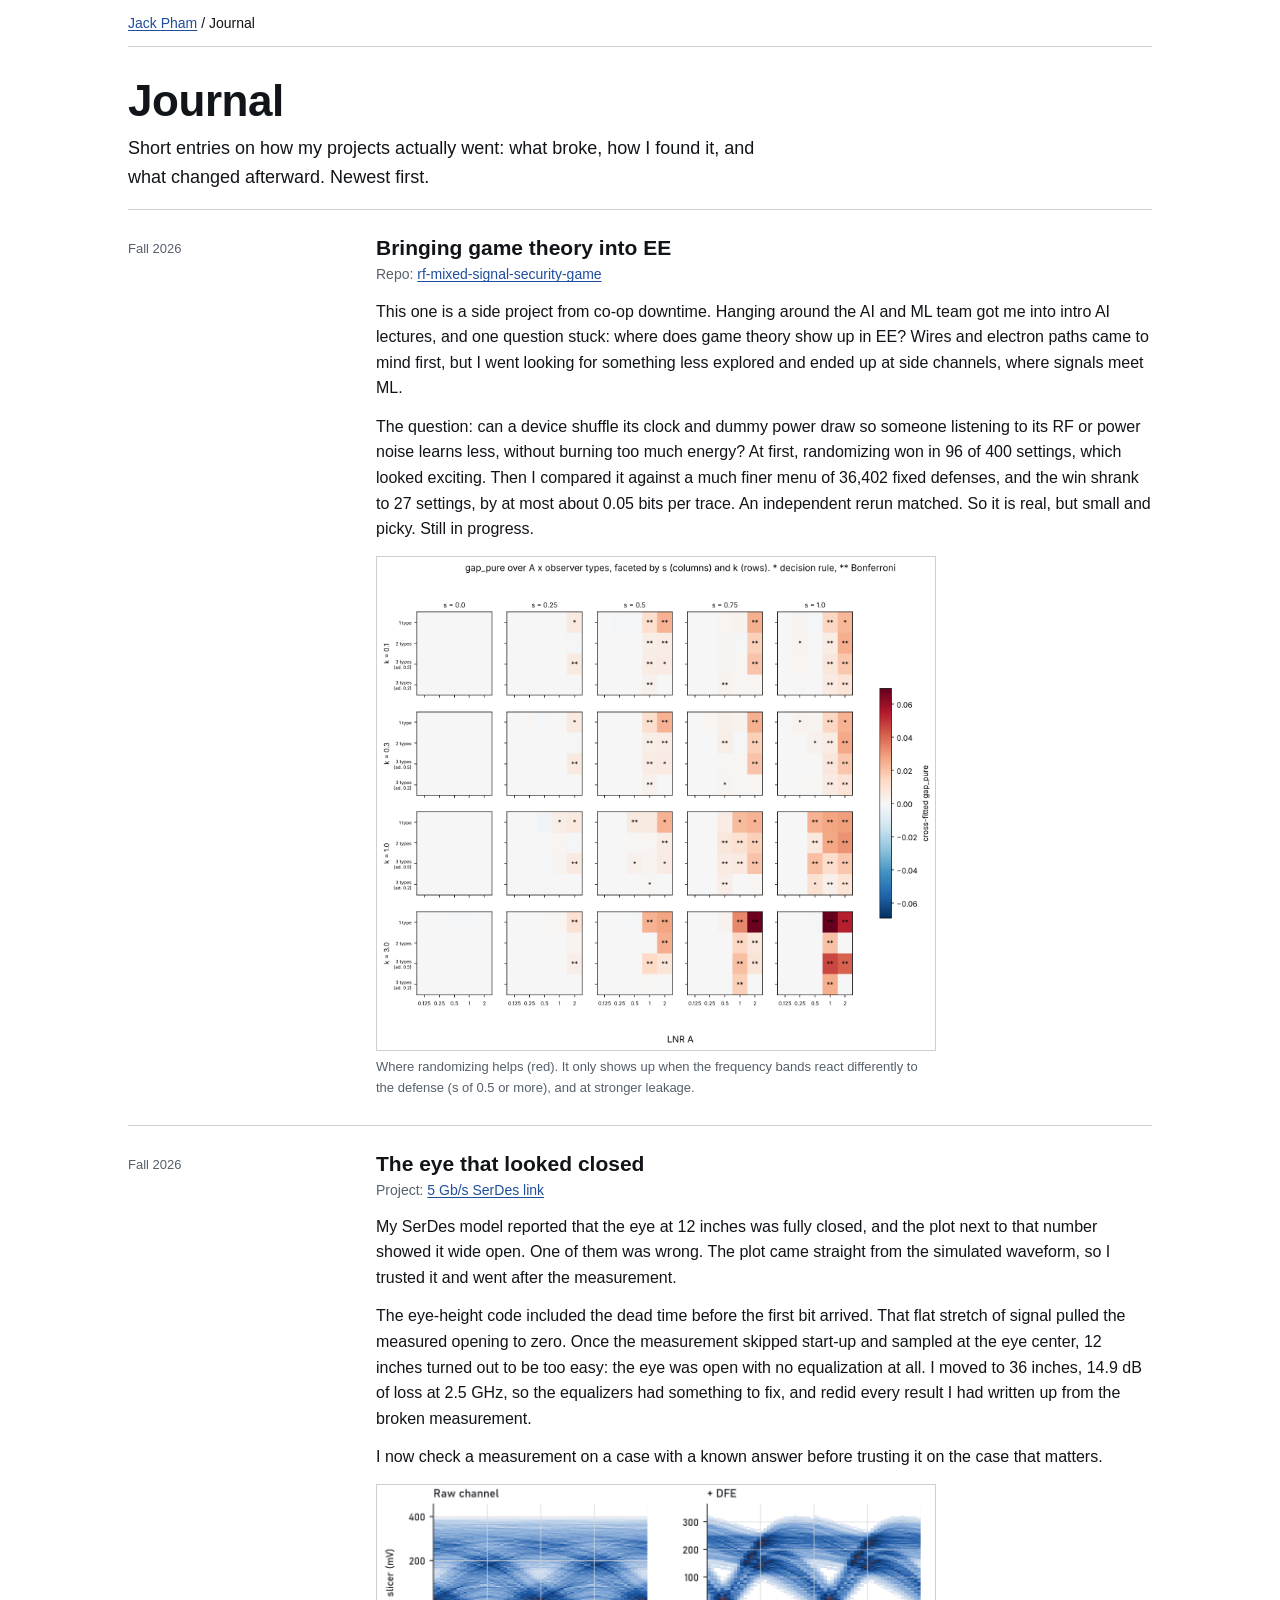
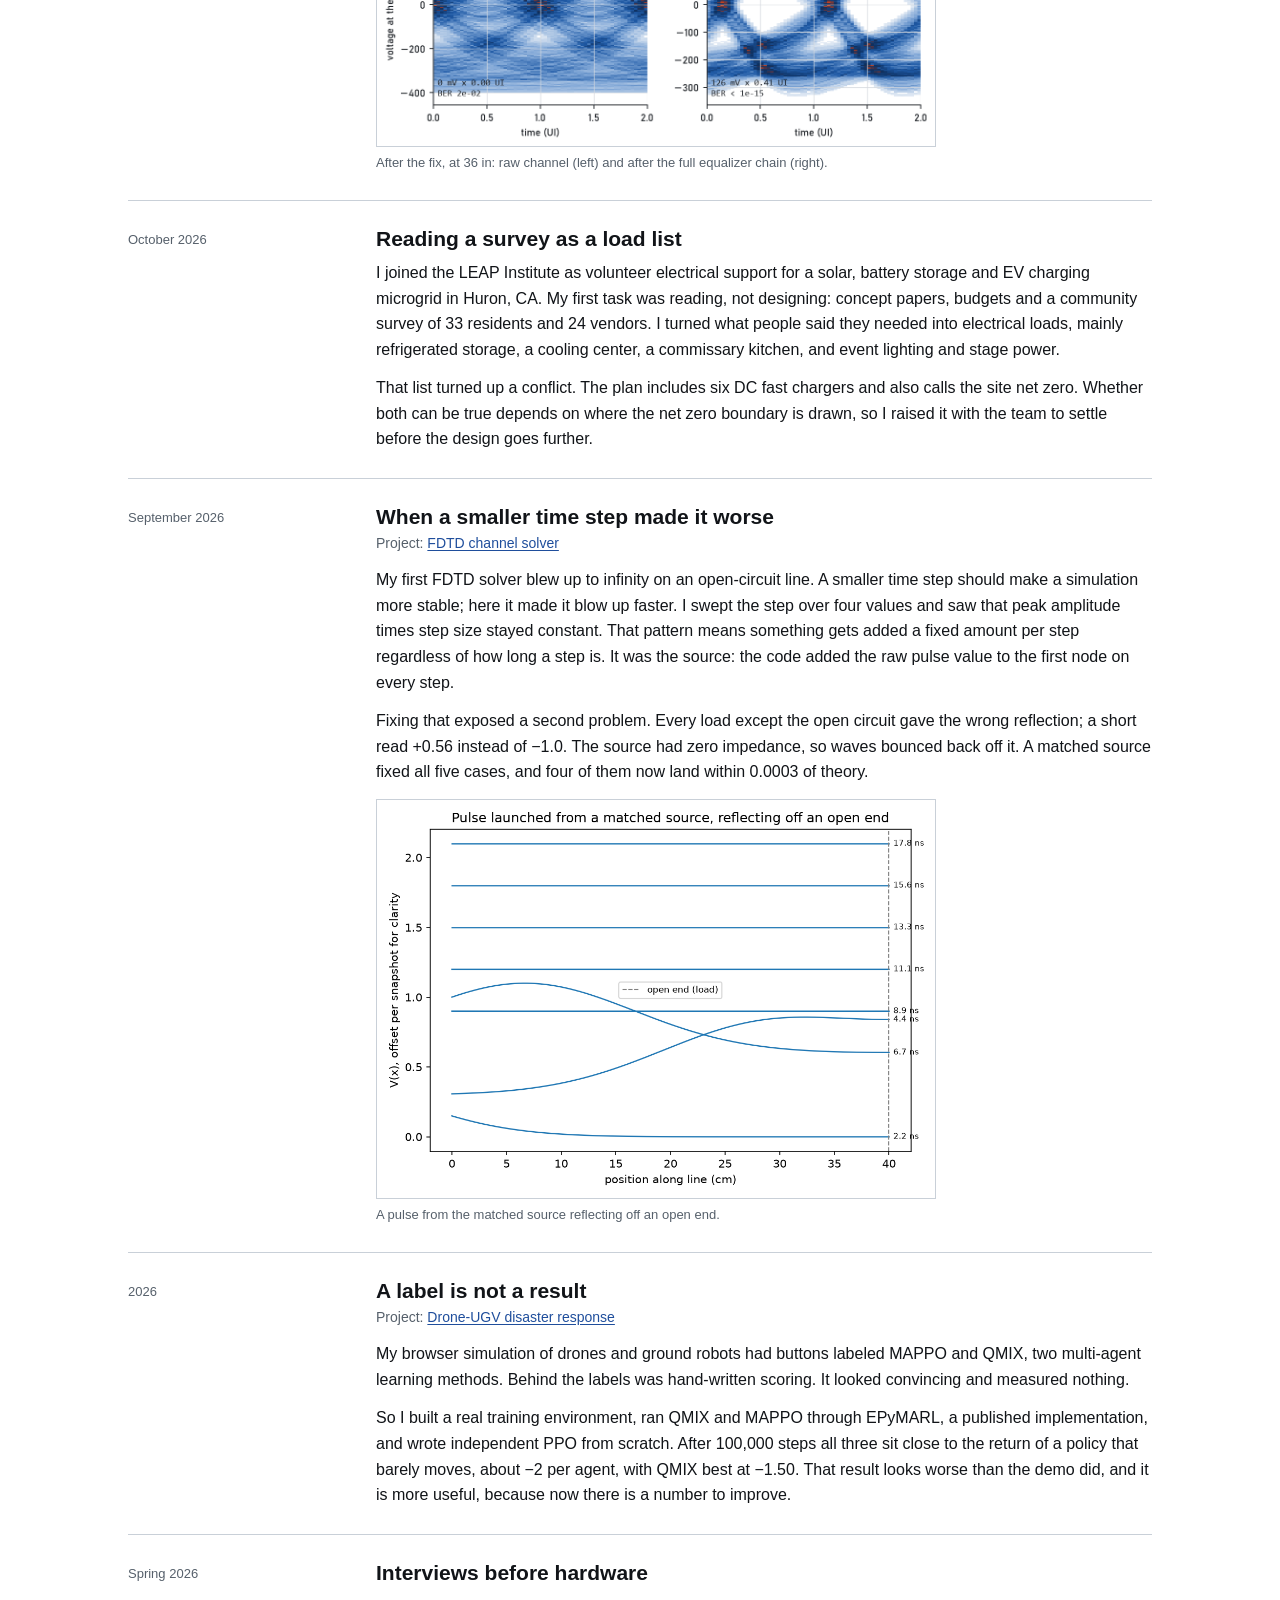
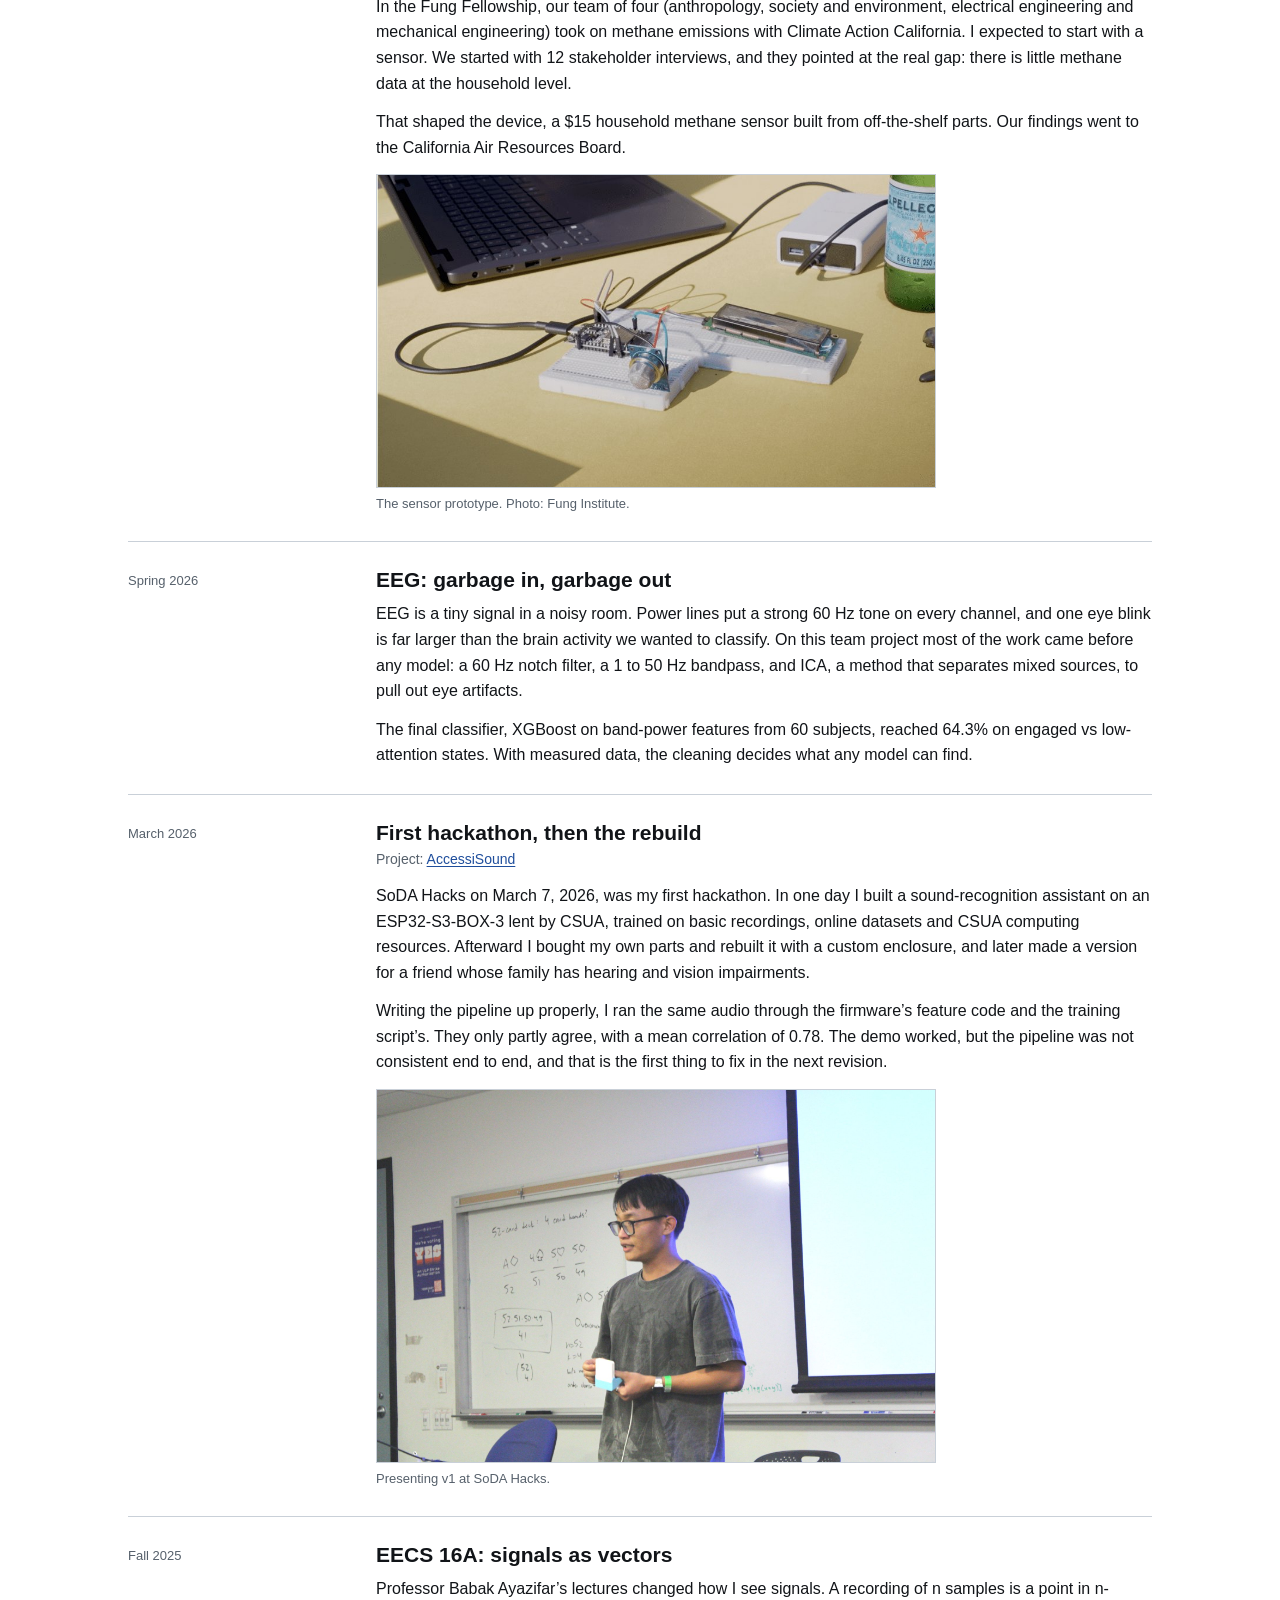
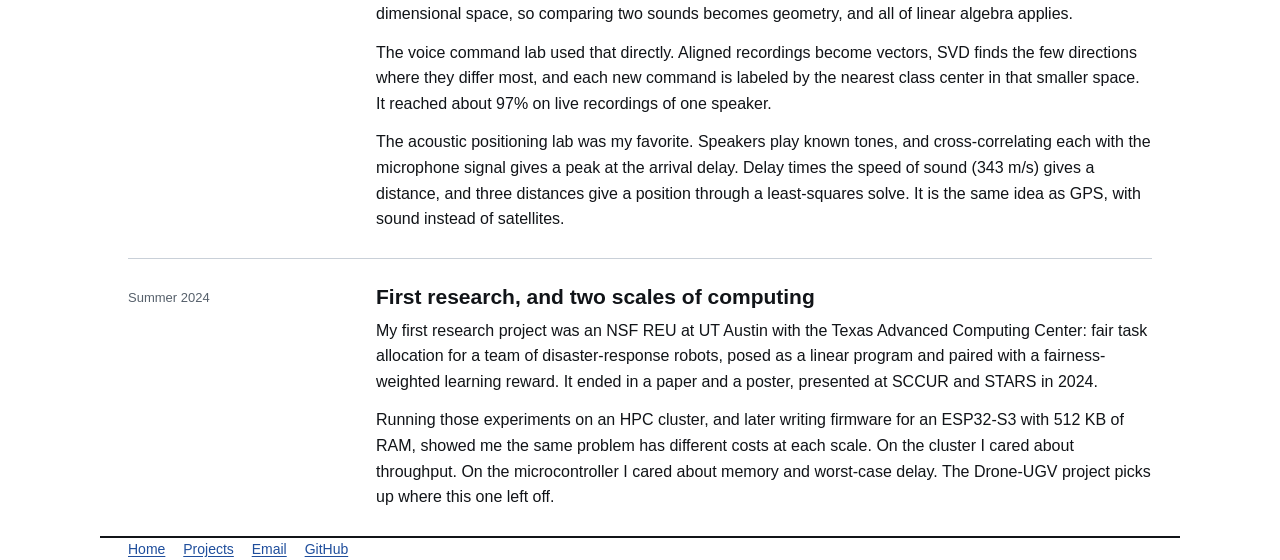
<file: journal.html>
<!DOCTYPE html>
<html lang="en">
<head>
  <meta charset="UTF-8">
  <meta name="viewport" content="width=device-width, initial-scale=1">
  <title>Journal · Jack Pham</title>
  <meta name="description" content="How Jack Pham's projects went, including what broke and what changed.">
  <link rel="stylesheet" href="style.css">
</head>
<body>

<div class="wrap">
  <p class="crumb"><a href="index.html">Jack Pham</a> / Journal</p>
</div>

<main class="wrap">
  <div class="p-head">
    <h1>Journal</h1>
    <p class="line">Short entries on how my projects actually went: what broke, how I found it, and what changed afterward. Newest first.</p>
  </div>
  <div id="entries"></div>
</main>

<footer class="wrap">
  <a href="index.html">Home</a>
  <a href="index.html#projects">Projects</a>
  <a href="mailto:jack_pham@berkeley.edu">Email</a>
  <a href="https://github.com/jackpham-rgb" target="_blank" rel="noopener">GitHub</a>
</footer>

<script src="projects.js"></script>
<script src="journal.js"></script>
<script>
  const box = document.getElementById('entries');
  JOURNAL.forEach(e => {
    const p = e.project && PROJECTS.find(x => x.id === e.project);
    const el = document.createElement('article');
    el.className = 'row entry';
    el.id = e.id;
    el.innerHTML = `
      <div class="k">${e.date}</div>
      <div>
        <h3><a class="self" href="#${e.id}">${e.title}</a></h3>
        ${p ? `<p class="entry-proj">Project: <a href="project.html?p=${p.id}">${p.title}</a></p>` : ''}
        ${e.link ? `<p class="entry-proj">Repo: <a href="${e.link.url}" target="_blank" rel="noopener">${e.link.label}</a></p>` : ''}
        ${e.body.map(t => `<p>${t}</p>`).join('')}
        ${e.fig ? `<figure class="entry-fig"><img src="${e.fig.src}" alt="${e.fig.cap}" loading="lazy"><figcaption>${e.fig.cap}</figcaption></figure>` : ''}
      </div>`;
    box.appendChild(el);
  });
  if (location.hash) document.querySelector(location.hash)?.scrollIntoView();
</script>
</body>
</html>
</file>
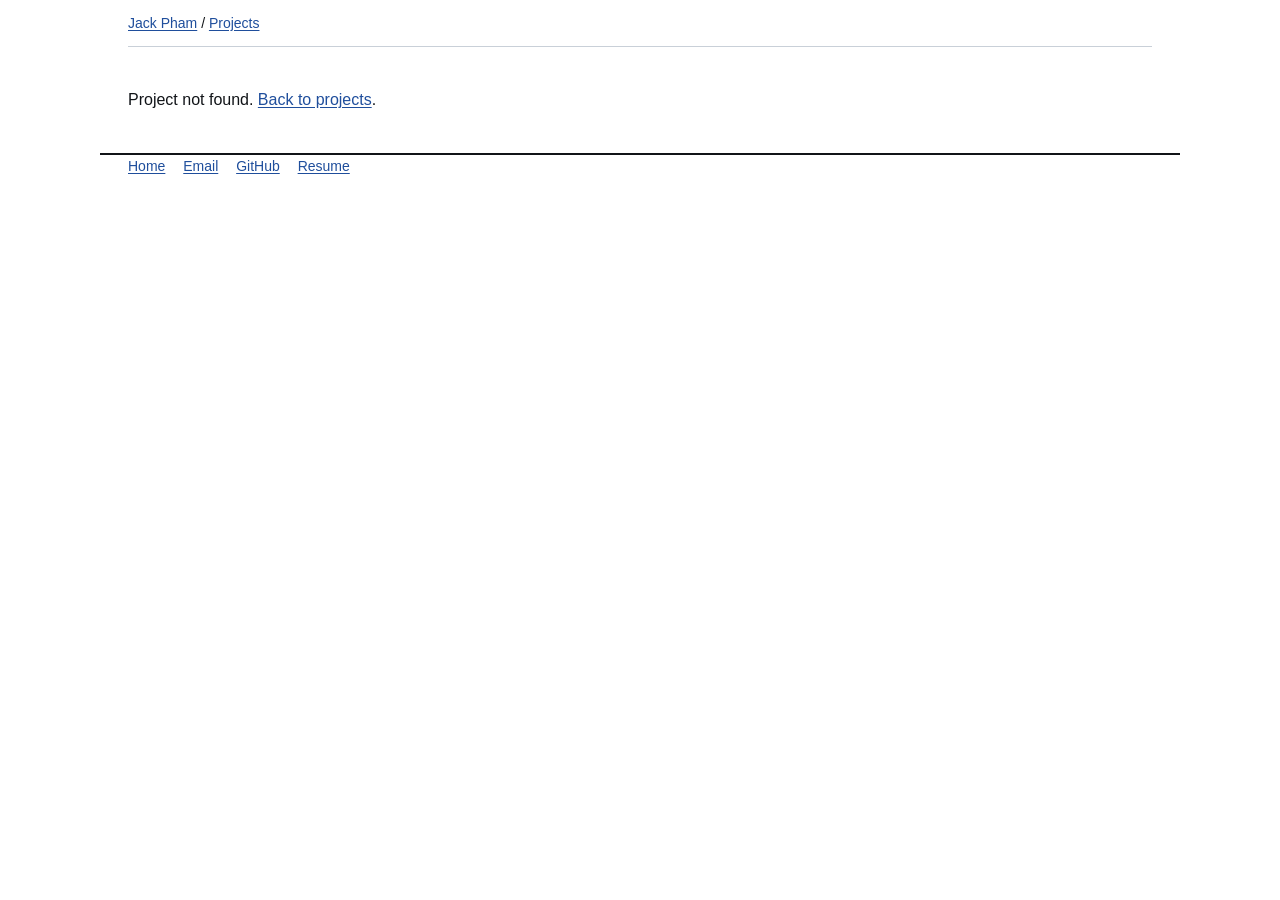
<file: project.html>
<!DOCTYPE html>
<html lang="en">
<head>
  <meta charset="UTF-8">
  <meta name="viewport" content="width=device-width, initial-scale=1">
  <title>Project · Jack Pham</title>
  <link rel="stylesheet" href="style.css">
</head>
<body>

<div class="wrap">
  <p class="crumb"><a href="index.html">Jack Pham</a> / <a href="index.html#projects">Projects</a></p>
</div>

<main class="wrap" id="page"></main>

<footer class="wrap">
  <a href="index.html">Home</a>
  <a href="mailto:jack_pham@berkeley.edu">Email</a>
  <a href="https://github.com/jackpham-rgb" target="_blank" rel="noopener">GitHub</a>
  <a href="assets/JackPham-Resume-IC-Circuits.pdf" download>Resume</a>
</footer>

<script src="projects.js"></script>
<script src="journal.js"></script>
<script>
  const id = new URLSearchParams(location.search).get('p');
  const p = PROJECTS.find(x => x.id === id);
  const page = document.getElementById('page');

  if (!p) {
    page.innerHTML = '<p style="padding:40px 0">Project not found. <a href="index.html#projects">Back to projects</a>.</p>';
  } else {
    document.title = p.title + ' · Jack Pham';
    let fig = 1;
    const figure = f => `<figure${f.wide ? ' class="wide"' : ''}><img src="${f.src}" alt="${f.cap}" loading="lazy"><figcaption><b>Fig. ${fig++}</b>${f.cap}</figcaption></figure>`;
    const paras = arr => arr.map(t => `<p>${t}</p>`).join('');
    const row = (k, html) => `<section class="row"><div class="k">${k}</div><div>${html}</div></section>`;

    const links = [`<a href="${p.repo}" target="_blank" rel="noopener">Code and full write-up on GitHub</a>`]
      .concat((p.links || []).map(l => `<a href="${l.url}" target="_blank" rel="noopener">${l.label}</a>`)).join('');

    const t = p.table;
    const table = `<table>
        <thead><tr>${t.head.map(h => `<th>${h}</th>`).join('')}</tr></thead>
        <tbody>${t.rows.map(r => `<tr>${r.map((c, i) => i === 0 ? `<td>${c}</td>` : `<td class="num">${c}</td>`).join('')}</tr>`).join('')}</tbody>
      </table>${t.note ? `<p class="table-note">${t.note}</p>` : ''}`;

    page.innerHTML = `
      <div class="p-head">
        <p class="kind">${p.kind} · ${p.year}</p>
        <h1>${p.title}</h1>
        <p class="line">${p.line}</p>
        <p class="links">${links}</p>
      </div>
      <div class="hero">${figure(p.hero)}</div>
      ${row('Problem', paras(p.problem))}
      ${row('Approach', (p.diagramImg ? `<figure class="diagram-fig"><img src="${p.diagramImg.src}" alt="${p.diagramImg.cap}"><figcaption>${p.diagramImg.cap}</figcaption></figure>` : `<div class="diagram">${p.diagram}</div>`) + paras(p.approach))}
      ${row('Result', table + `<div style="margin-top:14px">${paras(p.result)}</div>`)}
      <div class="figs">${p.figures.map(figure).join('')}</div>
      ${row('What broke', paras(p.broke))}
      ${row('Learnt', paras(p.learnt))}
      ${JOURNAL.filter(j => j.project === p.id).map(j => row('Journal', `<p><a href="journal.html#${j.id}">${j.title}</a> (${j.date})</p>`)).join('')}
      ${row('Tools', `<p class="tools">${p.tools.join(' · ')}</p>`)}
    `;
    page.querySelectorAll('section.row').forEach(s => s.style.paddingTop = '30px');
  }
</script>
</body>
</html>
</file>
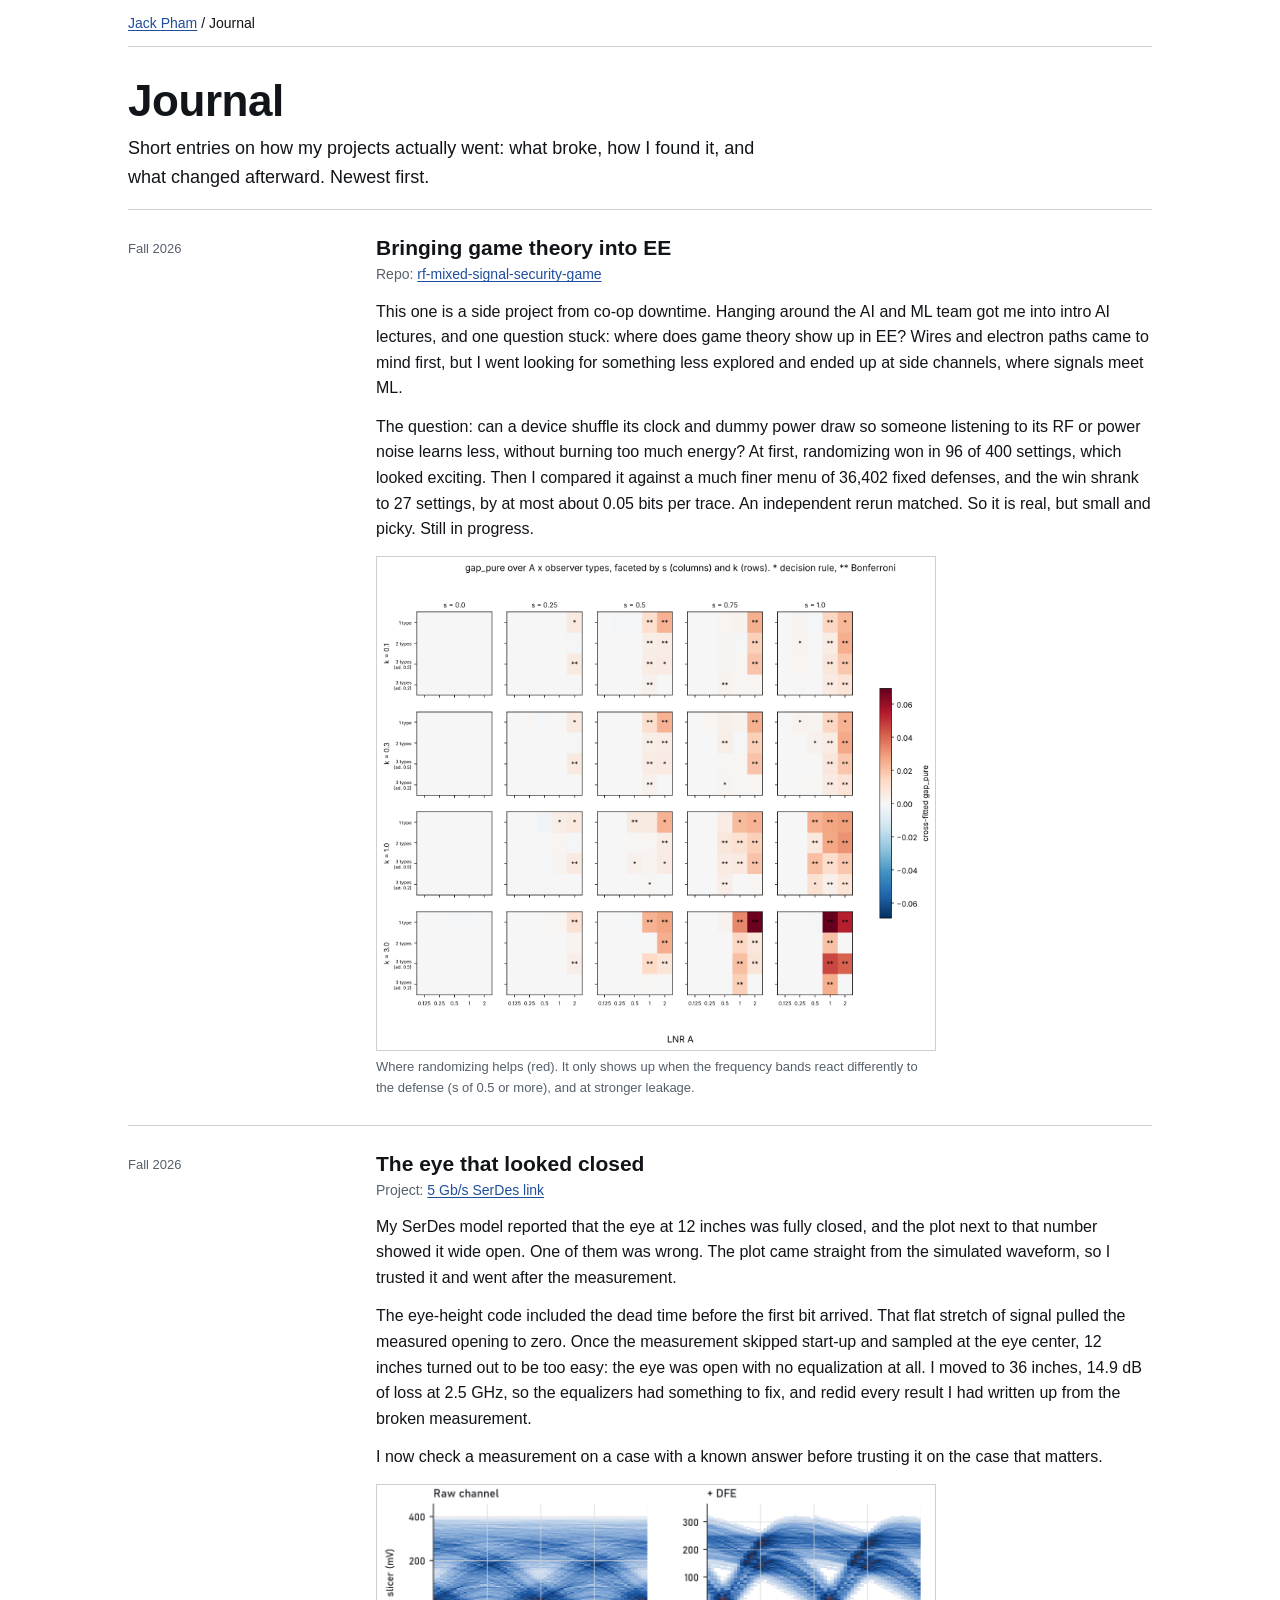
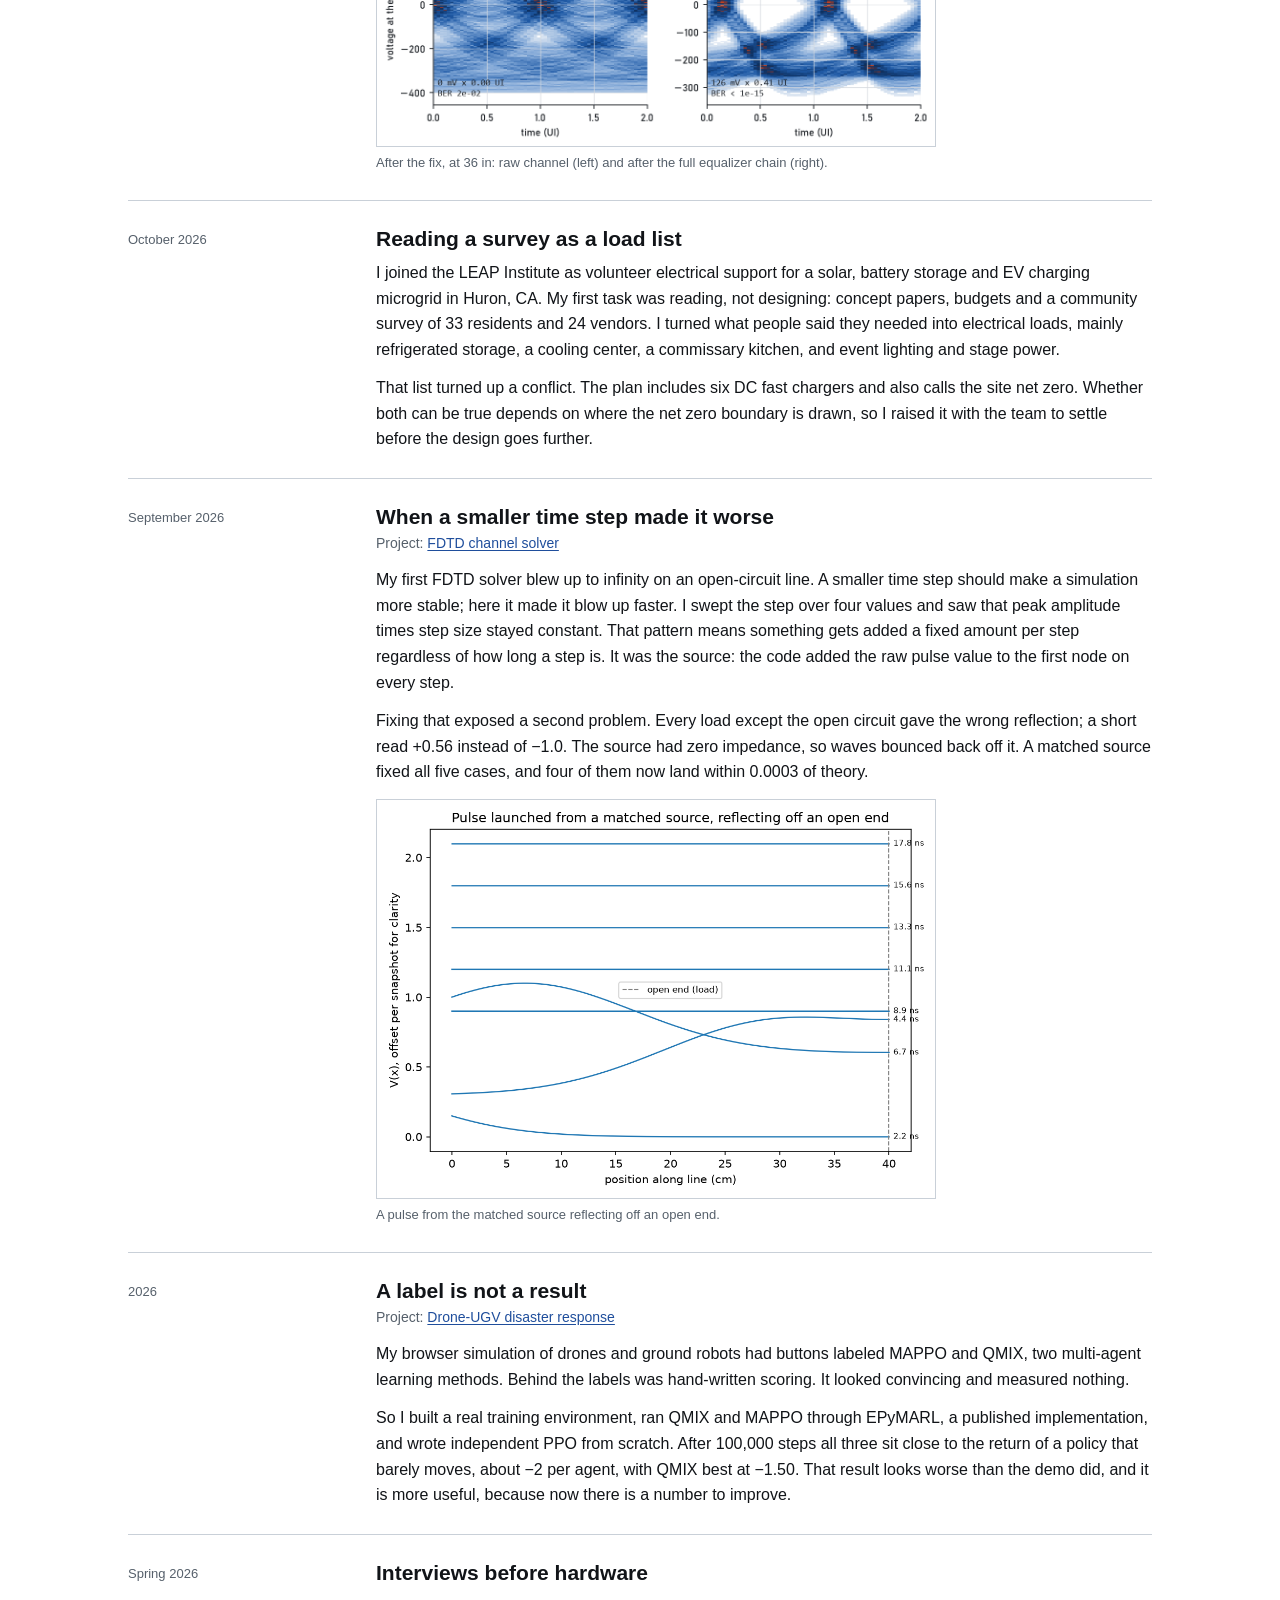
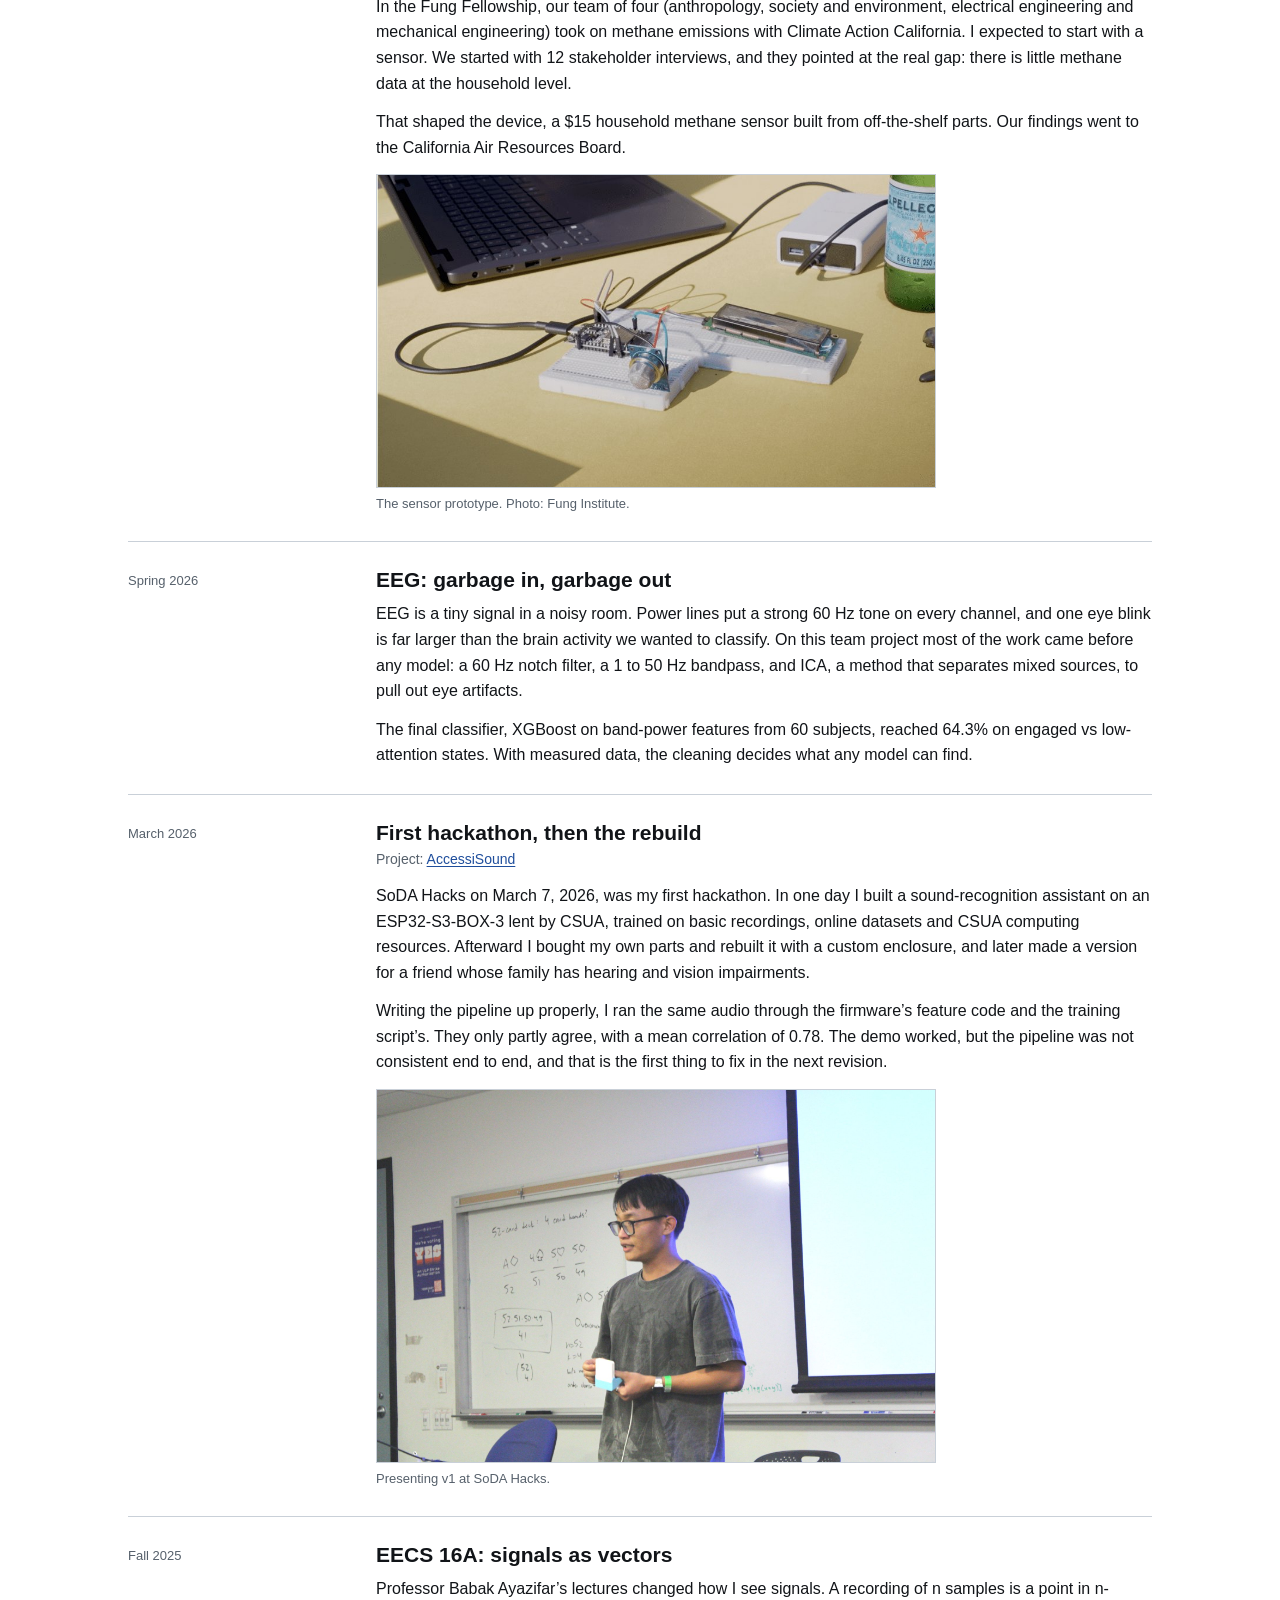
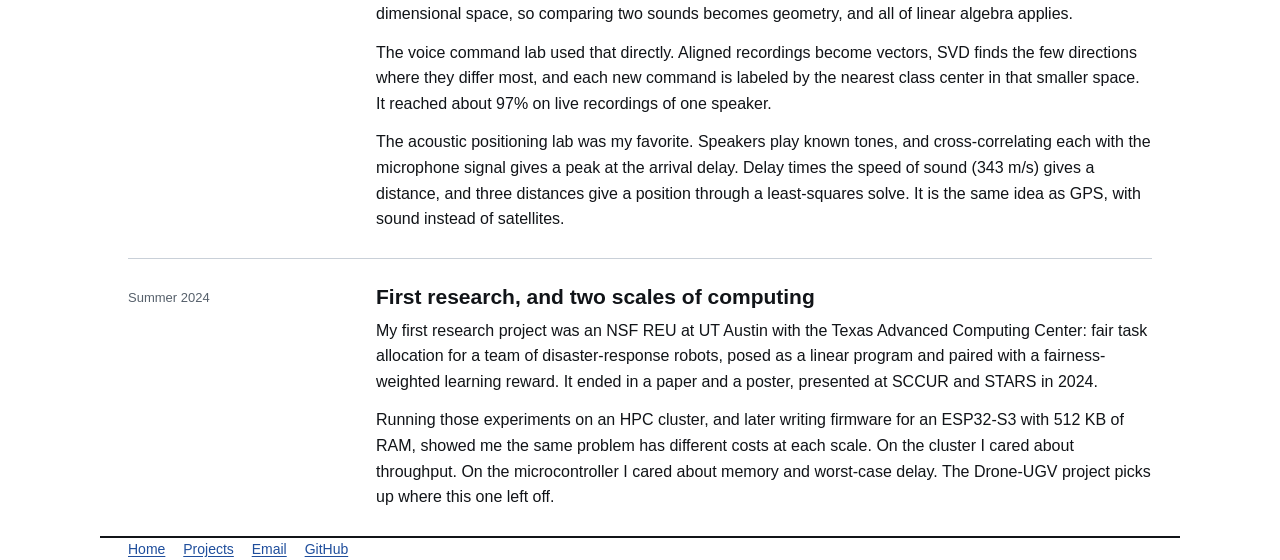
<file: v2/journal.html>
<!DOCTYPE html>
<html lang="en"><head><meta charset="UTF-8"><title>Jack Pham</title>
<script>location.replace('../journal.html' + location.search + location.hash);</script>
<meta http-equiv="refresh" content="0; url=../journal.html">
</head><body><a href="../">Jack Pham's portfolio has moved here.</a></body></html>
</file>
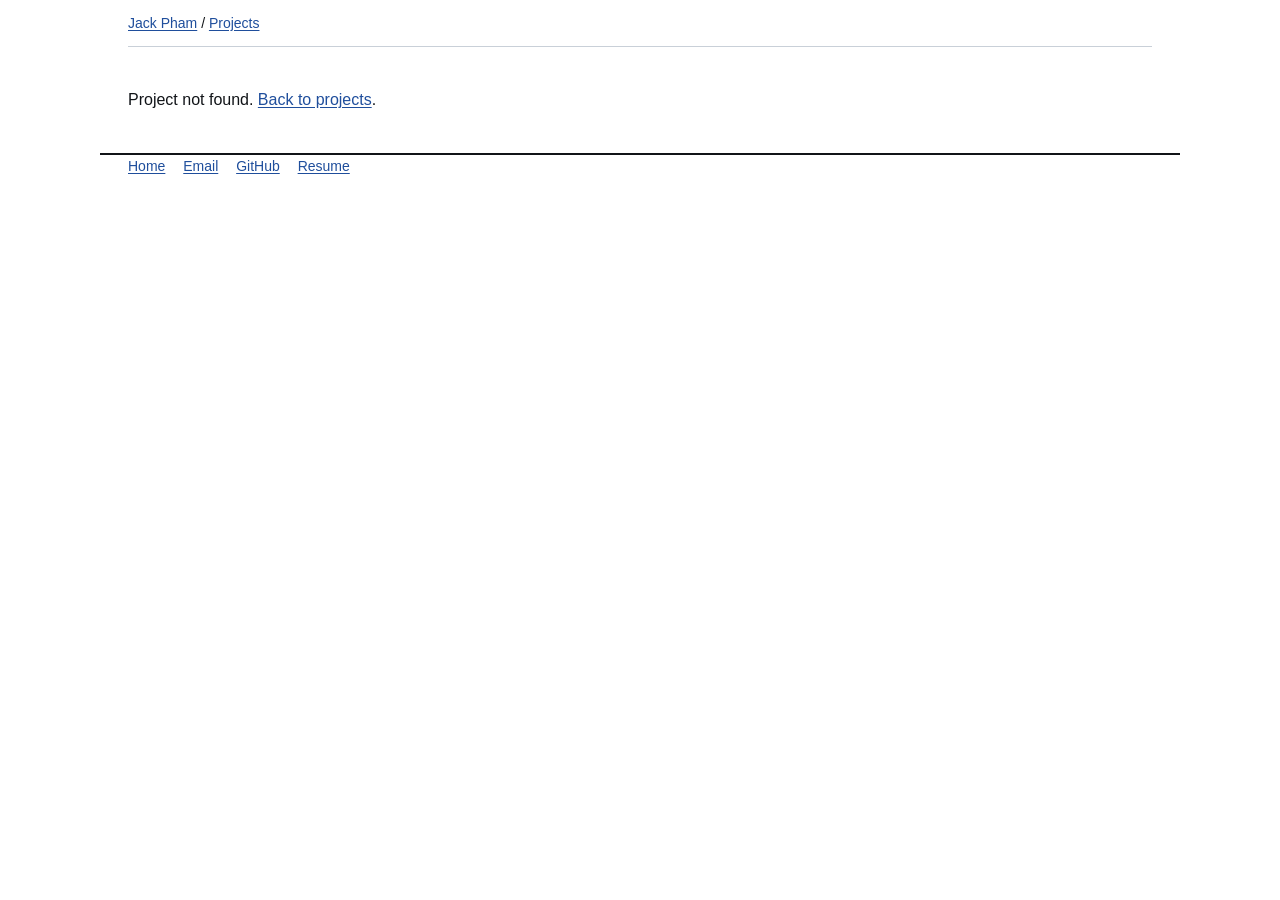
<file: v2/project.html>
<!DOCTYPE html>
<html lang="en"><head><meta charset="UTF-8"><title>Jack Pham</title>
<script>location.replace('../project.html' + location.search + location.hash);</script>
<meta http-equiv="refresh" content="0; url=../project.html">
</head><body><a href="../">Jack Pham's portfolio has moved here.</a></body></html>
</file>
<file: style.css>
/*
  Portfolio 2.0
  Direction: the front page of a component datasheet. Title block, hairline
  rules, numbered figures, spec tables, left-aligned asymmetric grid.

  Palette (roles):
    --paper  #ffffff  page background
    --ink    #111418  text and headings
    --plot   #1f4e9c  links, figure labels (matches the blue in the plots)
    --rule   #c9d0d8  hairlines and table borders
    --muted  #56606b  captions, dates, metadata
    --pass   #1d6b45  measured results only

  Type: Arial everywhere. Hierarchy comes from size, weight and color.
*/
:root {
  --paper: #ffffff;
  --ink:   #111418;
  --plot:  #1f4e9c;
  --rule:  #c9d0d8;
  --muted: #56606b;
  --pass:  #1d6b45;

  --display: Arial, Helvetica, sans-serif;
  --text: Arial, Helvetica, sans-serif;
  --mono: Arial, Helvetica, sans-serif;

  --max: 1080px;
}

*, *::before, *::after { box-sizing: border-box; margin: 0; padding: 0; }
html { scroll-behavior: smooth; }
body {
  background: var(--paper); color: var(--ink);
  font: 400 16px/1.6 var(--text);
}
img { max-width: 100%; display: block; }
a { color: var(--plot); text-underline-offset: 2px; }
a:hover { color: var(--ink); }

h1, h2, h3 { font-family: var(--display); font-weight: 700; line-height: 1.1; }
h1 { font-size: 44px; letter-spacing: -.01em; }
h2 { font-size: 28px; }
h3 { font-size: 21px; }
p + p { margin-top: .8rem; }

.wrap { max-width: var(--max); margin: 0 auto; padding: 0 28px; }
.mono { font-family: var(--mono); font-size: 13px; }
.muted { color: var(--muted); }

/* ── Title block ── */
.title-block {
  display: grid; grid-template-columns: 1fr auto; gap: 24px;
  padding: 28px 0 18px; border-bottom: 2px solid var(--ink);
}
.title-block .tagline { font-size: 18px; margin-top: 6px; max-width: 60ch; }
.title-block .links { margin-top: 10px; font-size: 14px; }
.title-block .links a { margin-right: 14px; }
.title-block img { width: 104px; height: 104px; object-fit: cover; border: 1px solid var(--rule); }

nav.top {
  display: flex; flex-wrap: wrap; gap: 4px 22px;
  padding: 10px 0; border-bottom: 1px solid var(--rule);
  font-size: 14px;
}
nav.top a { color: var(--ink); text-decoration: none; }
nav.top a:hover { color: var(--plot); text-decoration: underline; }

/* ── Sections ── */
section { padding: 36px 0 8px; }
.sec-head {
  display: grid; grid-template-columns: 220px 1fr; gap: 28px;
  border-top: 1px solid var(--ink); padding-top: 10px; margin-bottom: 20px;
}
.sec-head p { color: var(--muted); font-size: 15px; max-width: 62ch; }

/* ── Featured projects ── */
.featured { display: grid; grid-template-columns: 1.4fr 1fr 1fr; gap: 24px; }
.card { display: flex; flex-direction: column; text-decoration: none; color: var(--ink); }
.card .fig {
  border: 1px solid var(--rule); background: #fff;
  aspect-ratio: 16 / 10; display: flex; align-items: center; justify-content: center;
  overflow: hidden;
}
.card .fig img { width: 100%; height: 100%; object-fit: contain; }
.card .label { font-family: var(--mono); font-size: 12px; color: var(--plot); margin-top: 8px; }
.card h3 { margin-top: 2px; }
.card:hover h3 { text-decoration: underline; color: var(--plot); }
.card p { font-size: 15px; margin-top: 4px; }
.card .res { font-family: var(--mono); font-size: 13px; color: var(--pass); margin-top: 6px; }

.more { margin-top: 28px; display: grid; grid-template-columns: 220px 1fr; gap: 28px; }
.more ul { list-style: none; }
.more li { padding: 8px 0; border-top: 1px solid var(--rule); font-size: 15px; }
.thumbs { display: grid; grid-template-columns: 1fr 1fr; gap: 14px; margin: 10px 0 4px; max-width: 560px; }
.thumbs img { aspect-ratio: 3 / 2; object-fit: cover; }
.more li:last-child { border-bottom: 1px solid var(--rule); }
.more li b { font-weight: 600; }
.more-h { color: var(--ink); font-weight: 700; font-size: 15px; }

/* ── Two-column body (label left, content right) ── */
.row { display: grid; grid-template-columns: 220px 1fr; gap: 28px; }
.row + .row { margin-top: 22px; }
.row > .k { font-family: var(--mono); font-size: 13px; color: var(--muted); padding-top: 3px; }
.row ul { padding-left: 1.1rem; }
.row li + li { margin-top: .35rem; }
.about-photo { width: 220px; border: 1px solid var(--rule); }

/* ── Tables ── */
table { width: 100%; border-collapse: collapse; font-size: 15px; }
th, td { text-align: left; padding: 7px 10px 7px 0; border-bottom: 1px solid var(--rule); vertical-align: top; }
th { font-weight: 600; border-bottom: 1.5px solid var(--ink); font-size: 14px; }
td.num { font-family: var(--mono); font-size: 14px; color: var(--pass); white-space: nowrap; }
.table-note { font-size: 13px; color: var(--muted); margin-top: 6px; }

/* ── Skills (grouped like a datasheet characteristics table) ── */
.skills td:first-child { width: 36%; font-weight: 600; }
.skills tr.grp th {
  padding-top: 20px; border-bottom: 1px solid var(--ink);
  font-size: 15px; color: var(--plot);
}
.skills thead th { color: var(--muted); font-weight: 400; font-size: 13px; }

/* ── Experience ── */
.job + .job { margin-top: 22px; padding-top: 18px; border-top: 1px solid var(--rule); }
.job .meta { font-family: var(--mono); font-size: 13px; color: var(--muted); }
.job ul { margin-top: 6px; padding-left: 1.1rem; }

/* ── Resume ── */
.resume-frame { width: 100%; height: 900px; border: 1px solid var(--rule); }

footer { margin-top: 48px; padding: 18px 0 40px; border-top: 2px solid var(--ink); font-size: 14px; }
footer a { margin-right: 14px; }

/* ── Project page ── */
.crumb { font-size: 14px; padding: 12px 0; border-bottom: 1px solid var(--rule); }
.p-head { padding: 26px 0 18px; }
.p-head .kind { font-family: var(--mono); font-size: 13px; color: var(--muted); }
.p-head h1 { margin-top: 4px; }
.p-head .line { font-size: 18px; margin-top: 8px; max-width: 64ch; }
.p-head .links { margin-top: 10px; font-size: 15px; }
.p-head .links a { margin-right: 16px; }

figure { margin: 0; }
figure img { border: 1px solid var(--rule); background: #fff; width: 100%; }
figcaption { font-size: 13px; color: var(--muted); margin-top: 6px; }
figcaption b { font-family: var(--mono); font-weight: 500; color: var(--plot); margin-right: 6px; }
.figs figure.wide { grid-column: 1 / -1; }
.hero img { max-height: 520px; object-fit: contain; }
.figs { display: grid; grid-template-columns: 1fr 1fr; gap: 22px; margin-top: 22px; }

.diagram {
  font-family: var(--mono); font-size: 13px; white-space: pre; overflow-x: auto;
  border: 1px solid var(--rule); padding: 12px 14px; margin-bottom: 14px; background: #f5f7f9;
}
.diagram-fig { margin-bottom: 14px; }
.tools { font-family: var(--mono); font-size: 13px; color: var(--muted); }

/* ── Journal ── */
.entry { padding: 26px 0; border-top: 1px solid var(--rule); }
.row.entry + .row.entry { margin-top: 0; }
.entry h3 a.self { color: var(--ink); text-decoration: none; }
.entry h3 a.self:hover { color: var(--plot); text-decoration: underline; }
.entry h3 { margin-bottom: 10px; }
.entry-proj { font-size: 14px; color: var(--muted); margin: -6px 0 10px; }
.entry-fig { max-width: 560px; margin-top: 14px; }

/* ── Phone ── */
@media (max-width: 760px) {
  h1 { font-size: 34px; }
  .wrap { padding: 0 18px; }
  .title-block img { width: 72px; height: 72px; }
  .title-block .tagline { font-size: 16px; }
  .featured { grid-template-columns: 1fr; }
  .sec-head, .row, .more { grid-template-columns: 1fr; gap: 8px; }
  .figs { grid-template-columns: 1fr; }
  .about-photo { width: 160px; }
  .resume-frame { height: 520px; }
  table { font-size: 14px; }
}
</file>
